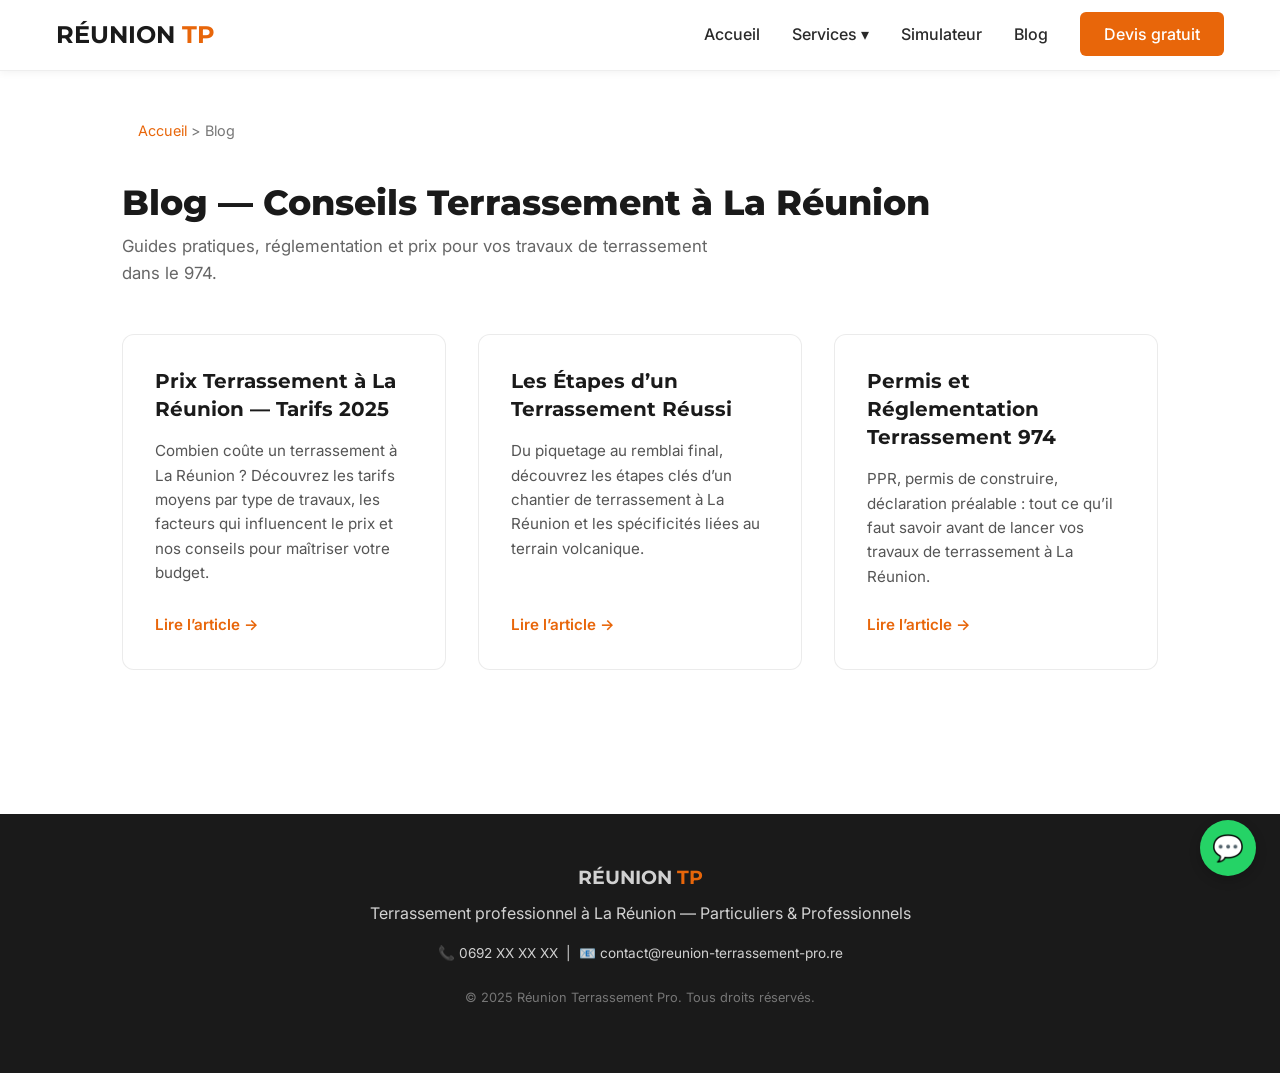
<file: blog/index.html>
<!DOCTYPE html>
<html lang="fr">
<head>
  <meta charset="UTF-8">
  <meta name="viewport" content="width=device-width, initial-scale=1.0">
  <title>Blog — Conseils Terrassement à La Réunion | Réunion TP</title>
  <meta name="description" content="Guides pratiques, réglementation et prix pour vos travaux de terrassement dans le 974.">
  <link rel="preconnect" href="https://fonts.googleapis.com">
  <link href="https://fonts.googleapis.com/css2?family=Inter:wght@400;500;600;700&family=Montserrat:wght@700;800;900&display=swap" rel="stylesheet">
  <link rel="stylesheet" href="../styles.css">
  <style>
    .article-cards { display: grid; grid-template-columns: repeat(auto-fit, minmax(300px, 1fr)); gap: 2rem; margin: 3rem 0; }
    .article-card { background: #fff; border: 1px solid rgba(0,0,0,0.08); border-radius: 12px; padding: 2rem; transition: all 0.3s ease; display: flex; flex-direction: column; }
    .article-card:hover { box-shadow: 0 8px 24px rgba(0,0,0,0.12); transform: translateY(-2px); }
    .article-card h3 { font-family: 'Montserrat', sans-serif; font-size: 1.25rem; font-weight: 700; color: #1A1A1A; margin-bottom: 1rem; line-height: 1.4; }
    .article-card p { color: #555; font-size: 0.95rem; line-height: 1.6; margin-bottom: 1.5rem; flex-grow: 1; }
    .article-card .read-link { color: #E8660A; font-weight: 600; font-size: 0.95rem; text-decoration: none; }
    .article-card .read-link:hover { color: #D05A08; }
    .breadcrumb { font-size: 0.9rem; color: #777; margin-bottom: 1.5rem; }
    .breadcrumb a { color: #E8660A; text-decoration: none; }
    .breadcrumb a:hover { text-decoration: underline; }
    .page-header h1 { font-family: 'Montserrat', sans-serif; font-size: 2.2rem; font-weight: 800; color: #1A1A1A; margin-bottom: 0.5rem; }
    .page-subtitle { color: #666; font-size: 1.05rem; line-height: 1.6; max-width: 600px; }
  </style>
</head>
<body>
  <nav>
    <div class="nav-container">
      <a href="../index.html" class="logo">RÉUNION <span>TP</span></a>
      <ul class="nav-links">
        <li><a href="../index.html">Accueil</a></li>
        <li class="dropdown">
          <a href="#">Services ▾</a>
          <div class="dropdown-content">
            <a href="../terrassement.html">Terrassement</a>
            <a href="../vrd-viabilisation.html">VRD & Viabilisation</a>
            <a href="../enrochement-moellonnage.html">Enrochement & Moellonnage</a>
            <a href="../piscine.html">Terrassement Piscine</a>
            <a href="../amenagement-exterieur.html">Aménagement Extérieur</a>
            <a href="../location-engins.html">Location Engins</a>
          </div>
        </li>
        <li><a href="../simulateur-prix.html">Simulateur</a></li>
        <li><a href="./">Blog</a></li>
        <li><a href="../devis.html" class="cta-button">Devis gratuit</a></li>
      </ul>
      <div class="hamburger" onclick="document.querySelector('.nav-links').classList.toggle('active')">
        <span></span><span></span><span></span>
      </div>
    </div>
  </nav>

  <main style="max-width: 1100px; margin: 0 auto; padding: 2rem;">
    <div class="breadcrumb">
      <a href="../index.html">Accueil</a> > Blog
    </div>
    <div class="page-header">
      <h1>Blog — Conseils Terrassement à La Réunion</h1>
      <p class="page-subtitle">Guides pratiques, réglementation et prix pour vos travaux de terrassement dans le 974.</p>
    </div>
    <div class="article-cards">
      <div class="article-card">
        <h3>Prix Terrassement à La Réunion — Tarifs 2025</h3>
        <p>Combien coûte un terrassement à La Réunion ? Découvrez les tarifs moyens par type de travaux, les facteurs qui influencent le prix et nos conseils pour maîtriser votre budget.</p>
        <a href="prix-terrassement-reunion.html" class="read-link">Lire l’article →</a>
      </div>
      <div class="article-card">
        <h3>Les Étapes d’un Terrassement Réussi</h3>
        <p>Du piquetage au remblai final, découvrez les étapes clés d’un chantier de terrassement à La Réunion et les spécificités liées au terrain volcanique.</p>
        <a href="etapes-terrassement-reunion.html" class="read-link">Lire l’article →</a>
      </div>
      <div class="article-card">
        <h3>Permis et Réglementation Terrassement 974</h3>
        <p>PPR, permis de construire, déclaration préalable : tout ce qu’il faut savoir avant de lancer vos travaux de terrassement à La Réunion.</p>
        <a href="permis-terrassement-reunion.html" class="read-link">Lire l’article →</a>
      </div>
    </div>
  </main>

  <footer style="background: #1A1A1A; color: rgba(255,255,255,0.7); padding: 3rem 1rem; text-align: center; margin-top: 4rem;">
    <div style="max-width: 800px; margin: 0 auto;">
      <p style="font-family: 'Montserrat', sans-serif; font-weight: 700; font-size: 1.2rem; color: #fff; margin-bottom: 0.5rem;">RÉUNION <span style="color: #E8660A;">TP</span></p>
      <p style="margin-bottom: 1rem;">Terrassement professionnel à La Réunion — Particuliers & Professionnels</p>
      <p style="font-size: 0.85rem;">📞 0692 XX XX XX  |  📧 contact@reunion-terrassement-pro.re</p>
      <p style="font-size: 0.8rem; margin-top: 1.5rem; opacity: 0.5;">© 2025 Réunion Terrassement Pro. Tous droits réservés.</p>
    </div>
  </footer>

  <a href="https://wa.me/262692XXXXXX" target="_blank" style="position:fixed;bottom:24px;right:24px;background:#25D366;color:#fff;width:56px;height:56px;border-radius:50%;display:flex;align-items:center;justify-content:center;font-size:1.6rem;box-shadow:0 4px 12px rgba(0,0,0,0.2);z-index:999;">💬</a>
</body>
</html>
</file>
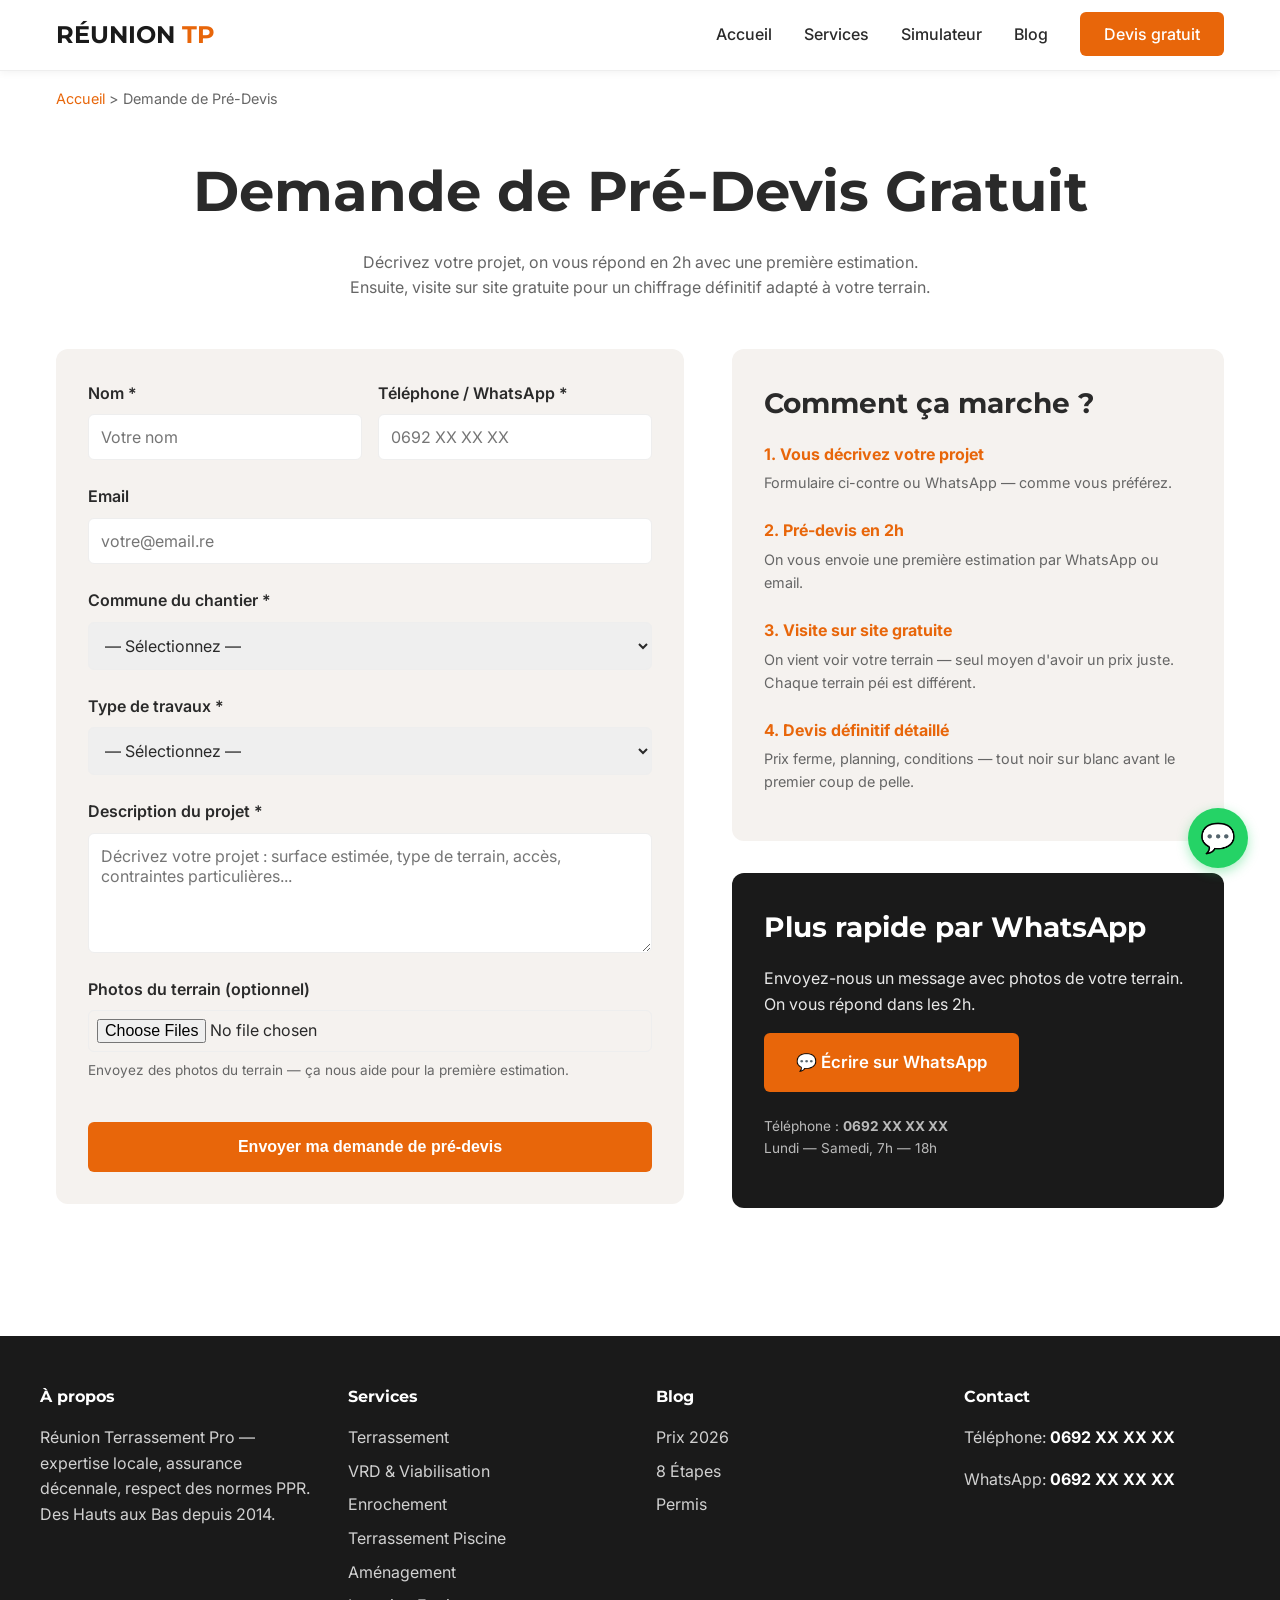
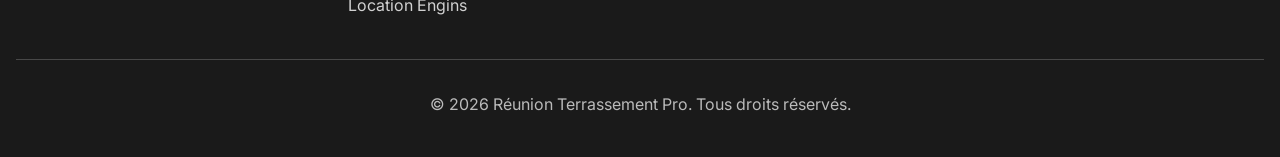
<file: devis.html>
<!DOCTYPE html>
<html lang="fr">
<head>
  <meta charset="UTF-8">
  <meta name="viewport" content="width=device-width, initial-scale=1.0">
  <title>Demande de Pré-Devis Gratuit — Terrassement La Réunion 974</title>
  <meta name="description" content="Demandez votre pré-devis terrassement gratuit à La Réunion. Réponse en 2h par WhatsApp. Visite sur site pour chiffrage définitif. Tous travaux TP 974.">
  <meta name="keywords" content="devis terrassement réunion, devis gratuit 974, devis VRD, devis piscine">
  <link rel="canonical" href="https://reunion-terrassement-pro.re/devis.html">
  <link href="https://fonts.googleapis.com/css2?family=Inter:wght@400;500;600;700&family=Montserrat:wght@600;700&display=swap" rel="stylesheet">
  <link rel="stylesheet" href="styles.css">
</head>
<body>
  <nav>
    <div class="nav-container">
      <a href="index.html" class="logo">RÉUNION <span>TP</span></a>
      <ul class="nav-links">
        <li><a href="index.html">Accueil</a></li>
        <li class="dropdown">
          <a href="#">Services</a>
          <div class="dropdown-content">
            <a href="terrassement.html">Terrassement</a>
            <a href="vrd-viabilisation.html">VRD & Viabilisation</a>
            <a href="enrochement-moellonnage.html">Enrochement & Moellonnage</a>
            <a href="piscine.html">Terrassement Piscine</a>
            <a href="amenagement-exterieur.html">Aménagement Extérieur</a>
            <a href="location-engins.html">Location Engins</a>
          </div>
        </li>
        <li><a href="simulateur-prix.html">Simulateur</a></li>
        <li><a href="blog/prix-terrassement-reunion.html">Blog</a></li>
        <li><a href="devis.html" class="cta-button">Devis gratuit</a></li>
      </ul>
      <div class="hamburger"><span></span><span></span><span></span></div>
    </div>
  </nav>

  <div class="breadcrumb">
    <a href="index.html">Accueil</a> > Demande de Pré-Devis
  </div>

  <div class="main-container">
    <div class="section-header">
      <h1>Demande de Pré-Devis Gratuit</h1>
      <p style="color: var(--text-light); max-width: 600px; margin: 0 auto;">Décrivez votre projet, on vous répond en 2h avec une première estimation. Ensuite, visite sur site gratuite pour un chiffrage définitif adapté à votre terrain.</p>
    </div>

    <div style="display: grid; grid-template-columns: 1fr 1fr; gap: 3rem; align-items: start; margin: 2rem 0;">
      <div class="form-container" style="margin: 0; max-width: none;">
        <form id="devis-form">
          <div class="form-row">
            <div class="form-group">
              <label for="nom">Nom *</label>
              <input type="text" id="nom" name="nom" required placeholder="Votre nom">
            </div>
            <div class="form-group">
              <label for="tel">Téléphone / WhatsApp *</label>
              <input type="tel" id="tel" name="tel" required placeholder="0692 XX XX XX">
            </div>
          </div>

          <div class="form-group">
            <label for="email">Email</label>
            <input type="email" id="email" name="email" placeholder="votre@email.re">
          </div>

          <div class="form-group">
            <label for="commune-devis">Commune du chantier *</label>
            <select id="commune-devis" name="commune" required>
              <option value="">— Sélectionnez —</option>
              <option value="Saint-Denis">Saint-Denis</option>
              <option value="Saint-Paul">Saint-Paul</option>
              <option value="Saint-Pierre">Saint-Pierre</option>
              <option value="Le Tampon">Le Tampon</option>
              <option value="Saint-André">Saint-André</option>
              <option value="Saint-Louis">Saint-Louis</option>
              <option value="La Possession">La Possession</option>
              <option value="Sainte-Marie">Sainte-Marie</option>
              <option value="Saint-Benoît">Saint-Benoît</option>
              <option value="Le Port">Le Port</option>
              <option value="Sainte-Suzanne">Sainte-Suzanne</option>
              <option value="Saint-Joseph">Saint-Joseph</option>
              <option value="Petite-�Nle">Petite-Île</option>
              <option value="Étang-Salé">Étang-Salé</option>
              <option value="Bras-Panon">Bras-Panon</option>
              <option value="Entre-Deux">Entre-Deux</option>
              <option value="Cilaos">Cilaos</option>
              <option value="Salazie">Salazie</option>
              <option value="Plaine des Palmistes">Plaine des Palmistes</option>
              <option value="Saint-Philippe">Saint-Philippe</option>
              <option value="Sainte-Rose">Sainte-Rose</option>
              <option value="Les Avirons">Les Avirons</option>
              <option value="Saint-Leu">Saint-Leu</option>
              <option value="Trois-Bassins">Trois-Bassins</option>
            </select>
          </div>

          <div class="form-group">
            <label for="service-devis">Type de travaux *</label>
            <select id="service-devis" name="service" required>
              <option value="">— Sélectionnez —</option>
              <option value="Terrassement">Terrassement (décaissement, nivellement, remblai)</option>
              <option value="VRD">VRD & Viabilisation</option>
              <option value="Enrochement">Enrochement / Moellonnage / Soutènement</option>
              <option value="Piscine">Terrassement Piscine</option>
              <option value="Aménagement">Aménagement Extérieur</option>
              <option value="Location">Location Engins avec Chauffeur</option>
              <option value="Autre">Autre</option>
            </select>
          </div>

          <div class="form-group">
            <label for="description">Description du projet *</label>
            <textarea id="description" name="description" required placeholder="Décrivez votre projet : surface estimée, type de terrain, accès, contraintes particulières..."></textarea>
          </div>

          <div class="form-group">
            <label for="photos">Photos du terrain (optionnel)</label>
            <input type="file" id="photos" name="photos" multiple accept="image/*" style="padding: 0.5rem;">
            <p style="font-size: 0.85rem; color: var(--text-light); margin-top: 0.5rem;">Envoyez des photos du terrain — ça nous aide pour la première estimation.</p>
          </div>

          <button type="submit" class="submit-btn">Envoyer ma demande de pré-devis</button>
        </form>
      </div>

      <div>
        <div style="background: var(--light-bg); padding: 2rem; border-radius: 12px; margin-bottom: 2rem;">
          <h3 style="margin-bottom: 1rem;">Comment ça marche ?</h3>
          <div style="margin-bottom: 1.5rem;">
            <p style="color: var(--primary-orange); font-weight: 700; margin-bottom: 0.25rem;">1. Vous décrivez votre projet</p>
            <p style="color: var(--text-light); font-size: 0.9rem;">Formulaire ci-contre ou WhatsApp — comme vous préférez.</p>
          </div>
          <div style="margin-bottom: 1.5rem;">
            <p style="color: var(--primary-orange); font-weight: 700; margin-bottom: 0.25rem;">2. Pré-devis en 2h</p>
            <p style="color: var(--text-light); font-size: 0.9rem;">On vous envoie une première estimation par WhatsApp ou email.</p>
          </div>
          <div style="margin-bottom: 1.5rem;">
            <p style="color: var(--primary-orange); font-weight: 700; margin-bottom: 0.25rem;">3. Visite sur site gratuite</p>
            <p style="color: var(--text-light); font-size: 0.9rem;">On vient voir votre terrain — seul moyen d'avoir un prix juste. Chaque terrain péi est différent.</p>
          </div>
          <div>
            <p style="color: var(--primary-orange); font-weight: 700; margin-bottom: 0.25rem;">4. Devis définitif détaillé</p>
            <p style="color: var(--text-light); font-size: 0.9rem;">Prix ferme, planning, conditions — tout noir sur blanc avant le premier coup de pelle.</p>
          </div>
        </div>

        <div style="background: var(--dark-black); color: #FFFFFF; padding: 2rem; border-radius: 12px;">
          <h3 style="color: #FFFFFF; margin-bottom: 1rem;">Plus rapide par WhatsApp</h3>
          <p style="color: rgba(255,255,255,0.9); margin-bottom: 1rem;">Envoyez-nous un message avec photos de votre terrain. On vous répond dans les 2h.</p>
          <a href="https://wa.me/269200000000?text=Bonjour%20RTP,%20je%20souhaite%20un%20pré-devis%20pour..." class="hero-cta" style="display: inline-block;">💬 Écrire sur WhatsApp</a>
          <p style="color: rgba(255,255,255,0.7); font-size: 0.85rem; margin-top: 1.5rem;">
            Téléphone : <strong>0692 XX XX XX</strong><br>
            Lundi — Samedi, 7h — 18h
          </p>
        </div>
      </div>
    </div>
  </div>

  <a href="https://wa.me/269200000000?text=Bonjour%20RTP,%20je%20souhaite%20un%20pré-devis..." class="whatsapp-btn">💬</a>

  <footer>
    <div class="footer-container">
      <div class="footer-section">
        <h4>À propos</h4>
        <p>Réunion Terrassement Pro — expertise locale, assurance décennale, respect des normes PPR. Des Hauts aux Bas depuis 2014.</p>
      </div>
      <div class="footer-section">
        <h4>Services</h4>
        <ul>
          <li><a href="terrassement.html">Terrassement</a></li>
          <li><a href="vrd-viabilisation.html">VRD & Viabilisation</a></li>
          <li><a href="enrochement-moellonnage.html">Enrochement</a></li>
          <li><a href="piscine.html">Terrassement Piscine</a></li>
          <li><a href="amenagement-exterieur.html">Aménagement</a></li>
          <li><a href="location-engins.html">Location Engins</a></li>
        </ul>
      </div>
      <div class="footer-section">
        <h4>Blog</h4>
        <ul>
          <li><a href="blog/prix-terrassement-reunion.html">Prix 2026</a></li>
          <li><a href="blog/etapes-terrassement-reunion.html">8 Étapes</a></li>
          <li><a href="blog/permis-terrassement-reunion.html">Permis</a></li>
        </ul>
      </div>
      <div class="footer-section">
        <h4>Contact</h4>
        <p>Téléphone: <strong>0692 XX XX XX</strong></p>
        <p>WhatsApp: <strong>0692 XX XX XX</strong></p>
      </div>
    </div>
    <div class="footer-bottom">
      <p>&copy; 2026 Réunion Terrassement Pro. Tous droits réservés.</p>
    </div>
  </footer>

  <script>
    document.querySelector('.hamburger').addEventListener('click', function() {
      document.querySelector('.nav-links').classList.toggle('active');
    });

    document.getElementById('devis-form').addEventListener('submit', function(e) {
      e.preventDefault();
      var nom = document.getElementById('nom').value;
      var tel = document.getElementById('tel').value;
      var commune = document.getElementById('commune-devis').value;
      var service = document.getElementById('service-devis').value;
      var description = document.getElementById('description').value;

      var message = 'Bonjour RTP, demande de pré-devis :\n\n';
      message += 'Nom : ' + nom + '\n';
      message += 'Tél : ' + tel + '\n';
      message += 'Commune : ' + commune + '\n';
      message += 'Travaux : ' + service + '\n';
      message += 'Description : ' + description;

      var encoded = encodeURIComponent(message);
      window.open('https://wa.me/269200000000?text=' + encoded, '_blank');
    });
  </script>

  <style>
    @media (max-width: 768px) {
      div[style*="grid-template-columns: 1fr 1fr"] {
        display: block !important;
      }
      div[style*="grid-template-columns: 1fr 1fr"] > div {
        margin-bottom: 2rem;
      }
    }
  </style>
</body>
</html>
</file>
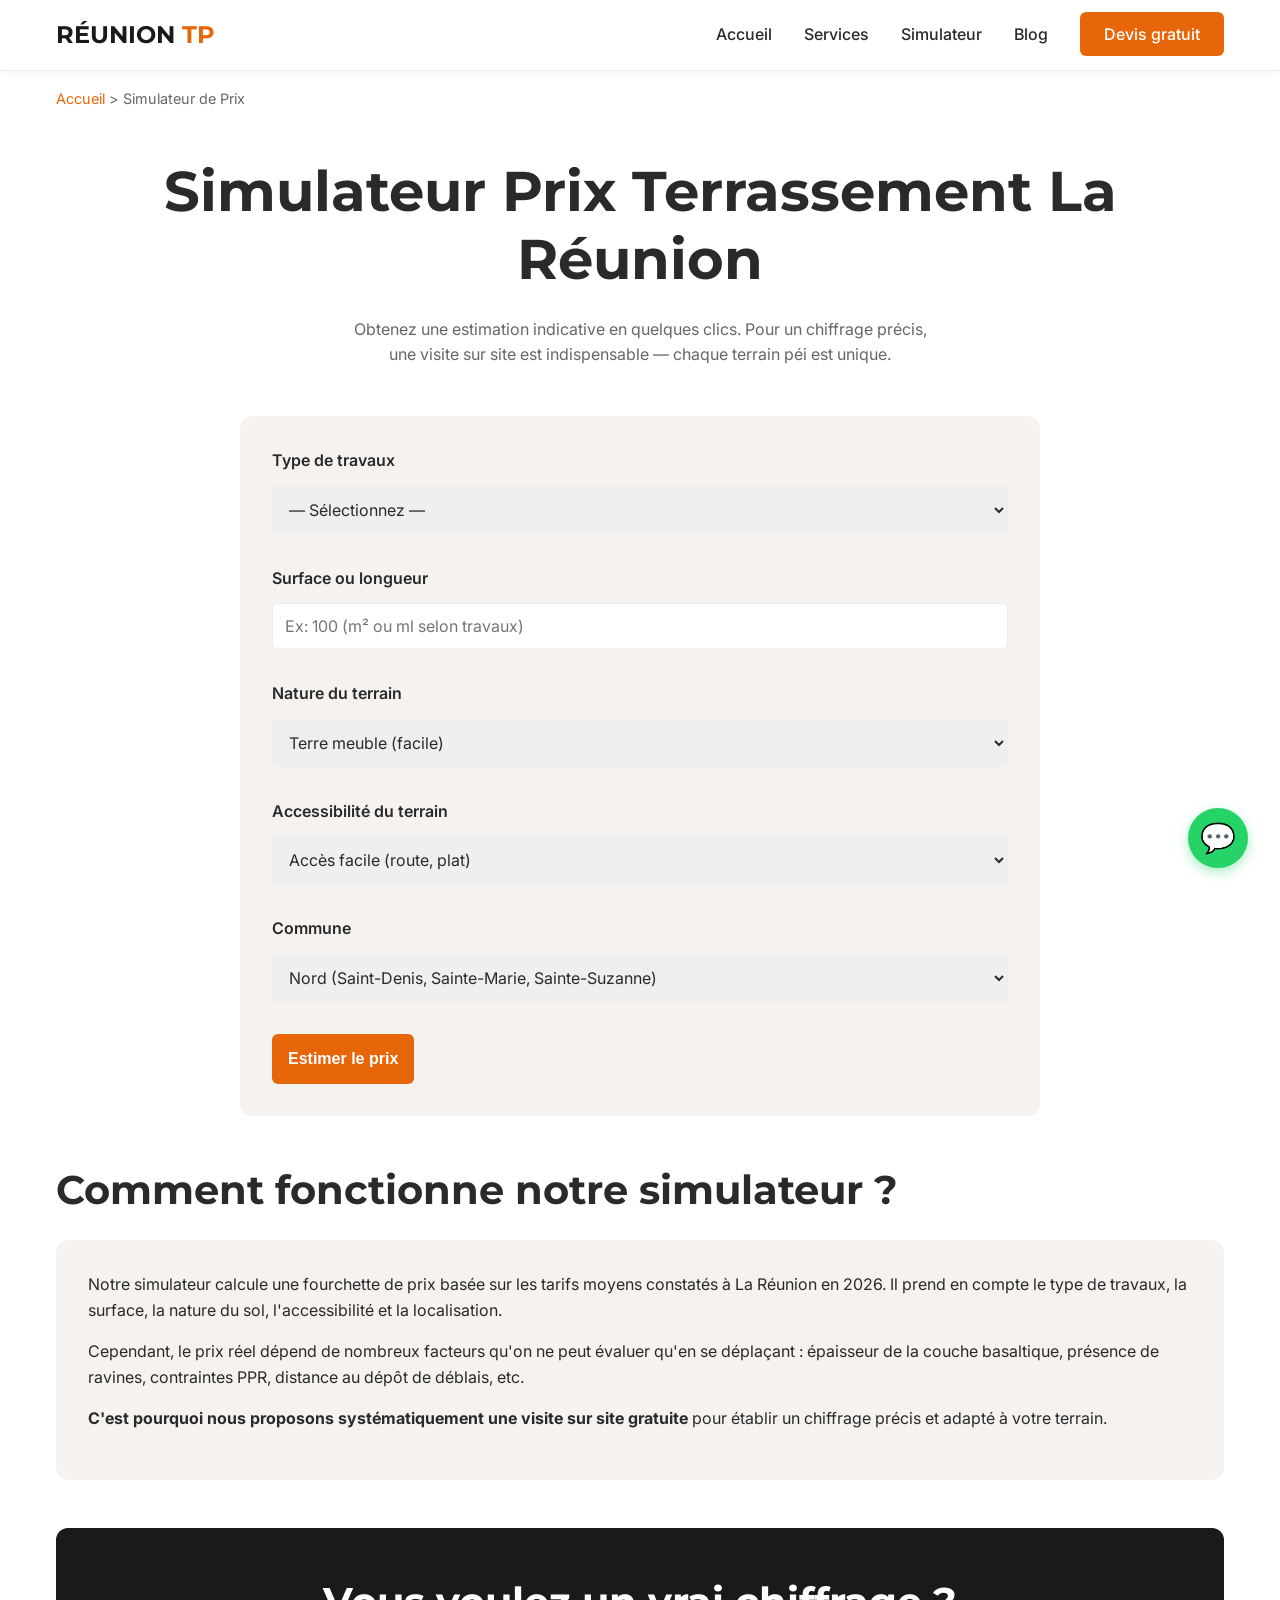
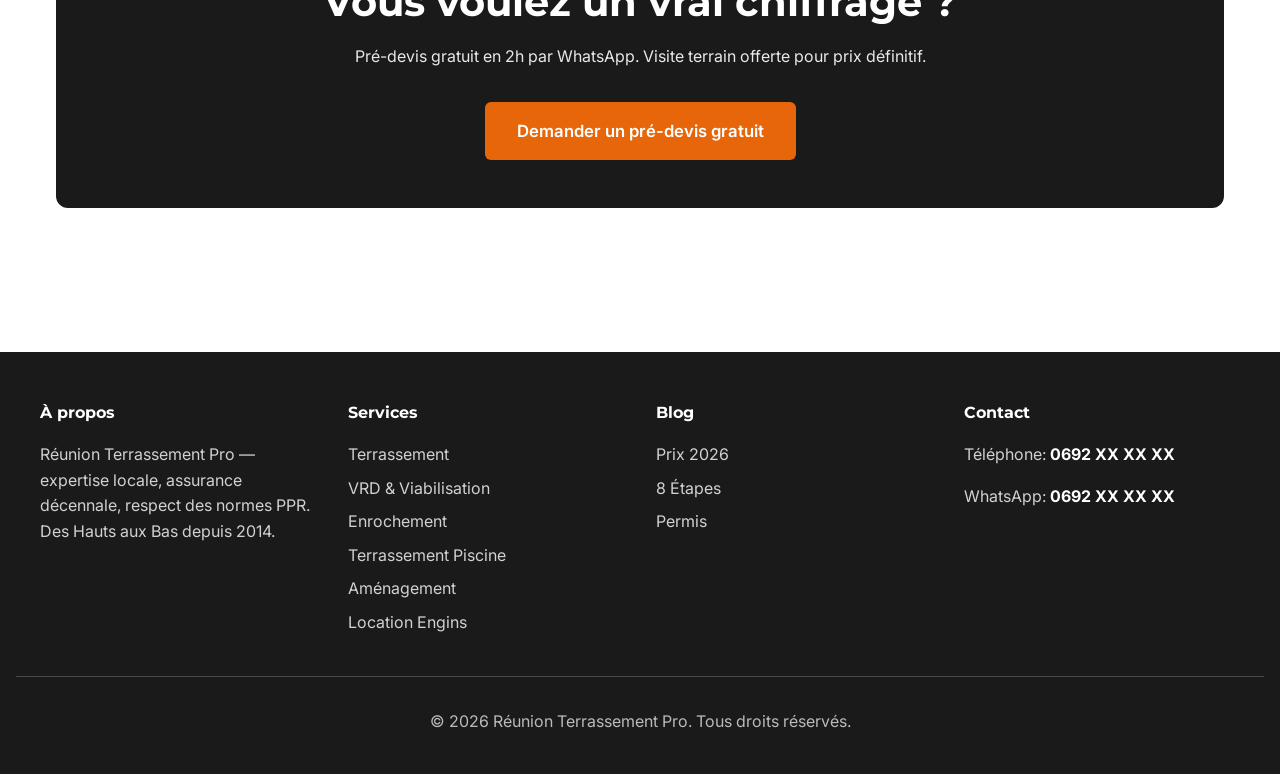
<file: simulateur-prix.html>
<!DOCTYPE html>
<html lang="fr">
<head>
  <meta charset="UTF-8">
  <meta name="viewport" content="width=device-width, initial-scale=1.0">
  <title>Simulateur Prix Terrassement La Réunion — Estimation Gratuite 974</title>
  <meta name="description" content="Estimez le prix de votre terrassement à La Réunion. Simulateur gratuit : terrassement, VRD, piscine, enrochement. Résultat instantané + pré-devis personnalisé.">
  <meta name="keywords" content="prix terrassement réunion, simulateur tarif, estimation terrassement 974, coût VRD">
  <link rel="canonical" href="https://reunion-terrassement-pro.re/simulateur-prix.html">
  <link href="https://fonts.googleapis.com/css2?family=Inter:wght@400;500;600;700&family=Montserrat:wght@600;700&display=swap" rel="stylesheet">
  <link rel="stylesheet" href="styles.css">
</head>
<body>
  <nav>
    <div class="nav-container">
      <a href="index.html" class="logo">RÉUNION <span>TP</span></a>
      <ul class="nav-links">
        <li><a href="index.html">Accueil</a></li>
        <li class="dropdown">
          <a href="#">Services</a>
          <div class="dropdown-content">
            <a href="terrassement.html">Terrassement</a>
            <a href="vrd-viabilisation.html">VRD & Viabilisation</a>
            <a href="enrochement-moellonnage.html">Enrochement & Moellonnage</a>
            <a href="piscine.html">Terrassement Piscine</a>
            <a href="amenagement-exterieur.html">Aménagement Extérieur</a>
            <a href="location-engins.html">Location Engins</a>
          </div>
        </li>
        <li><a href="simulateur-prix.html">Simulateur</a></li>
        <li><a href="blog/prix-terrassement-reunion.html">Blog</a></li>
        <li><a href="devis.html" class="cta-button">Devis gratuit</a></li>
      </ul>
      <div class="hamburger"><span></span><span></span><span></span></div>
    </div>
  </nav>

  <div class="breadcrumb">
    <a href="index.html">Accueil</a> > Simulateur de Prix
  </div>

  <div class="main-container">
    <div class="section-header">
      <h1>Simulateur Prix Terrassement La Réunion</h1>
      <p style="color: var(--text-light); max-width: 600px; margin: 0 auto;">Obtenez une estimation indicative en quelques clics. Pour un chiffrage précis, une visite sur site est indispensable — chaque terrain péi est unique.</p>
    </div>

    <div class="calculator-container">
      <div class="calculator-group">
        <label for="service-type">Type de travaux</label>
        <select id="service-type">
          <option value="">— Sélectionnez —</option>
          <option value="terrassement">Terrassement (décaissement, nivellement)</option>
          <option value="vrd">VRD & Viabilisation</option>
          <option value="enrochement">Enrochement / Mur de soutènement</option>
          <option value="piscine">Terrassement Piscine</option>
          <option value="amenagement">Aménagement extérieur (accès, plateforme)</option>
        </select>
      </div>

      <div class="calculator-group">
        <label for="surface">Surface ou longueur</label>
        <input type="number" id="surface" placeholder="Ex: 100 (m² ou ml selon travaux)" min="1">
      </div>

      <div class="calculator-group">
        <label for="terrain-type">Nature du terrain</label>
        <select id="terrain-type">
          <option value="meuble">Terre meuble (facile)</option>
          <option value="mixte">Mixte terre/roche</option>
          <option value="basalte">Basalte (brise-roche nécessaire)</option>
        </select>
      </div>

      <div class="calculator-group">
        <label for="acces">Accessibilité du terrain</label>
        <select id="acces">
          <option value="facile">Accès facile (route, plat)</option>
          <option value="moyen">Accès moyen (chemin, légère pente)</option>
          <option value="difficile">Accès difficile (Hauts, forte pente, chemin étroit)</option>
        </select>
      </div>

      <div class="calculator-group">
        <label for="commune">Commune</label>
        <select id="commune">
          <option value="nord">Nord (Saint-Denis, Sainte-Marie, Sainte-Suzanne)</option>
          <option value="ouest">Ouest (Saint-Paul, La Possession, Le Port)</option>
          <option value="sud">Sud (Saint-Pierre, Le Tampon, Saint-Louis)</option>
          <option value="est">Est (Saint-André, Saint-Benoît, Bras-Panon)</option>
          <option value="hauts">Les Hauts (Cilaos, Salazie, Plaine des Cafres)</option>
        </select>
      </div>

      <button class="submit-btn" onclick="calculerPrix()">Estimer le prix</button>

      <div class="calculator-result" id="result" style="display: none;">
        <h3>Estimation indicative</h3>
        <div class="price" id="price-range"></div>
        <p id="price-details"></p>
        <p style="color: var(--text-light); font-size: 0.85rem; margin-top: 1rem; border-top: 1px solid var(--border-light); padding-top: 1rem;">
          <strong>Attention :</strong> Cette estimation est purement indicative. À La Réunion, chaque terrain a ses particularités (basalte, pente, ravine, PPR). Seule une visite sur site permet un chiffrage définitif.
        </p>
        <a href="devis.html" class="hero-cta" style="margin-top: 1rem;">Demander un pré-devis personnalisé</a>
      </div>
    </div>

    <section style="margin: 3rem 0;">
      <h2 style="margin-bottom: 1.5rem;">Comment fonctionne notre simulateur ?</h2>
      <div style="background: var(--light-bg); padding: 2rem; border-radius: 12px; margin-bottom: 2rem;">
        <p>Notre simulateur calcule une fourchette de prix basée sur les tarifs moyens constatés à La Réunion en 2026. Il prend en compte le type de travaux, la surface, la nature du sol, l'accessibilité et la localisation.</p>
        <p>Cependant, le prix réel dépend de nombreux facteurs qu'on ne peut évaluer qu'en se déplaçant : épaisseur de la couche basaltique, présence de ravines, contraintes PPR, distance au dépôt de déblais, etc.</p>
        <p><strong>C'est pourquoi nous proposons systématiquement une visite sur site gratuite</strong> pour établir un chiffrage précis et adapté à votre terrain.</p>
      </div>
    </section>

    <section class="cta-band">
      <h2>Vous voulez un vrai chiffrage ?</h2>
      <p>Pré-devis gratuit en 2h par WhatsApp. Visite terrain offerte pour prix définitif.</p>
      <a href="devis.html" class="hero-cta">Demander un pré-devis gratuit</a>
    </section>
  </div>

  <a href="https://wa.me/269200000000?text=Bonjour%20RTP,%20j'ai%20utilisé%20le%20simulateur%20et%20je%20souhaite%20un%20pré-devis..." class="whatsapp-btn">💬</a>

  <footer>
    <div class="footer-container">
      <div class="footer-section">
        <h4>À propos</h4>
        <p>Réunion Terrassement Pro — expertise locale, assurance décennale, respect des normes PPR. Des Hauts aux Bas depuis 2014.</p>
      </div>
      <div class="footer-section">
        <h4>Services</h4>
        <ul>
          <li><a href="terrassement.html">Terrassement</a></li>
          <li><a href="vrd-viabilisation.html">VRD & Viabilisation</a></li>
          <li><a href="enrochement-moellonnage.html">Enrochement</a></li>
          <li><a href="piscine.html">Terrassement Piscine</a></li>
          <li><a href="amenagement-exterieur.html">Aménagement</a></li>
          <li><a href="location-engins.html">Location Engins</a></li>
        </ul>
      </div>
      <div class="footer-section">
        <h4>Blog</h4>
        <ul>
          <li><a href="blog/prix-terrassement-reunion.html">Prix 2026</a></li>
          <li><a href="blog/etapes-terrassement-reunion.html">8 Étapes</a></li>
          <li><a href="blog/permis-terrassement-reunion.html">Permis</a></li>
        </ul>
      </div>
      <div class="footer-section">
        <h4>Contact</h4>
        <p>Téléphone: <strong>0692 XX XX XX</strong></p>
        <p>WhatsApp: <strong>0692 XX XX XX</strong></p>
      </div>
    </div>
    <div class="footer-bottom">
      <p>&copy; 2026 Réunion Terrassement Pro. Tous droits réservés.</p>
    </div>
  </footer>

  <script>
    document.querySelector('.hamburger').addEventListener('click', function() {
      document.querySelector('.nav-links').classList.toggle('active');
    });

    function calculerPrix() {
      var service = document.getElementById('service-type').value;
      var surface = parseFloat(document.getElementById('surface').value);
      var terrain = document.getElementById('terrain-type').value;
      var acces = document.getElementById('acces').value;
      var commune = document.getElementById('commune').value;

      if (!service || !surface || surface <= 0) {
        alert('Merci de remplir tous les champs.');
        return;
      }

      // Base prices per m² or ml
      var bases = {
        terrassement: { min: 8, max: 25 },
        vrd: { min: 40, max: 100 },
        enrochement: { min: 150, max: 400 },
        piscine: { min: 50, max: 120 },
        amenagement: { min: 15, max: 45 }
      };

      var base = bases[service];
      var minPrice = base.min * surface;
      var maxPrice = base.max * surface;

      // Terrain multiplier
      var terrainMult = { meuble: 1, mixte: 1.3, basalte: 1.8 };
      minPrice *= terrainMult[terrain];
      maxPrice *= terrainMult[terrain];

      // Access multiplier
      var accesMult = { facile: 1, moyen: 1.15, difficile: 1.35 };
      minPrice *= accesMult[acces];
      maxPrice *= accesMult[acces];

      // Commune multiplier (Hauts more expensive)
      var communeMult = { nord: 1, ouest: 1, sud: 1.05, est: 1.05, hauts: 1.2 };
      minPrice *= communeMult[commune];
      maxPrice *= communeMult[commune];

      // Round to nearest 100
      minPrice = Math.round(minPrice / 100) * 100;
      maxPrice = Math.round(maxPrice / 100) * 100;

      // Ensure minimum
      if (minPrice < 500) minPrice = 500;
      if (maxPrice < minPrice + 500) maxPrice = minPrice + 500;

      var serviceNames = {
        terrassement: 'Terrassement',
        vrd: 'VRD & Viabilisation',
        enrochement: 'Enrochement / Soutènement',
        piscine: 'Terrassement Piscine',
        amenagement: 'Aménagement Extérieur'
      };

      var terrainNames = { meuble: 'terre meuble', mixte: 'mixte terre/roche', basalte: 'basalte (brise-roche)' };

      document.getElementById('price-range').textContent = minPrice.toLocaleString('fr-FR') + ' € — ' + maxPrice.toLocaleString('fr-FR') + ' €';
      document.getElementById('price-details').textContent = serviceNames[service] + ' · ' + surface + ' m² · ' + terrainNames[terrain];
      document.getElementById('result').style.display = 'block';
      document.getElementById('result').scrollIntoView({ behavior: 'smooth', block: 'center' });
    }
  </script>
</body>
</html>
</file>
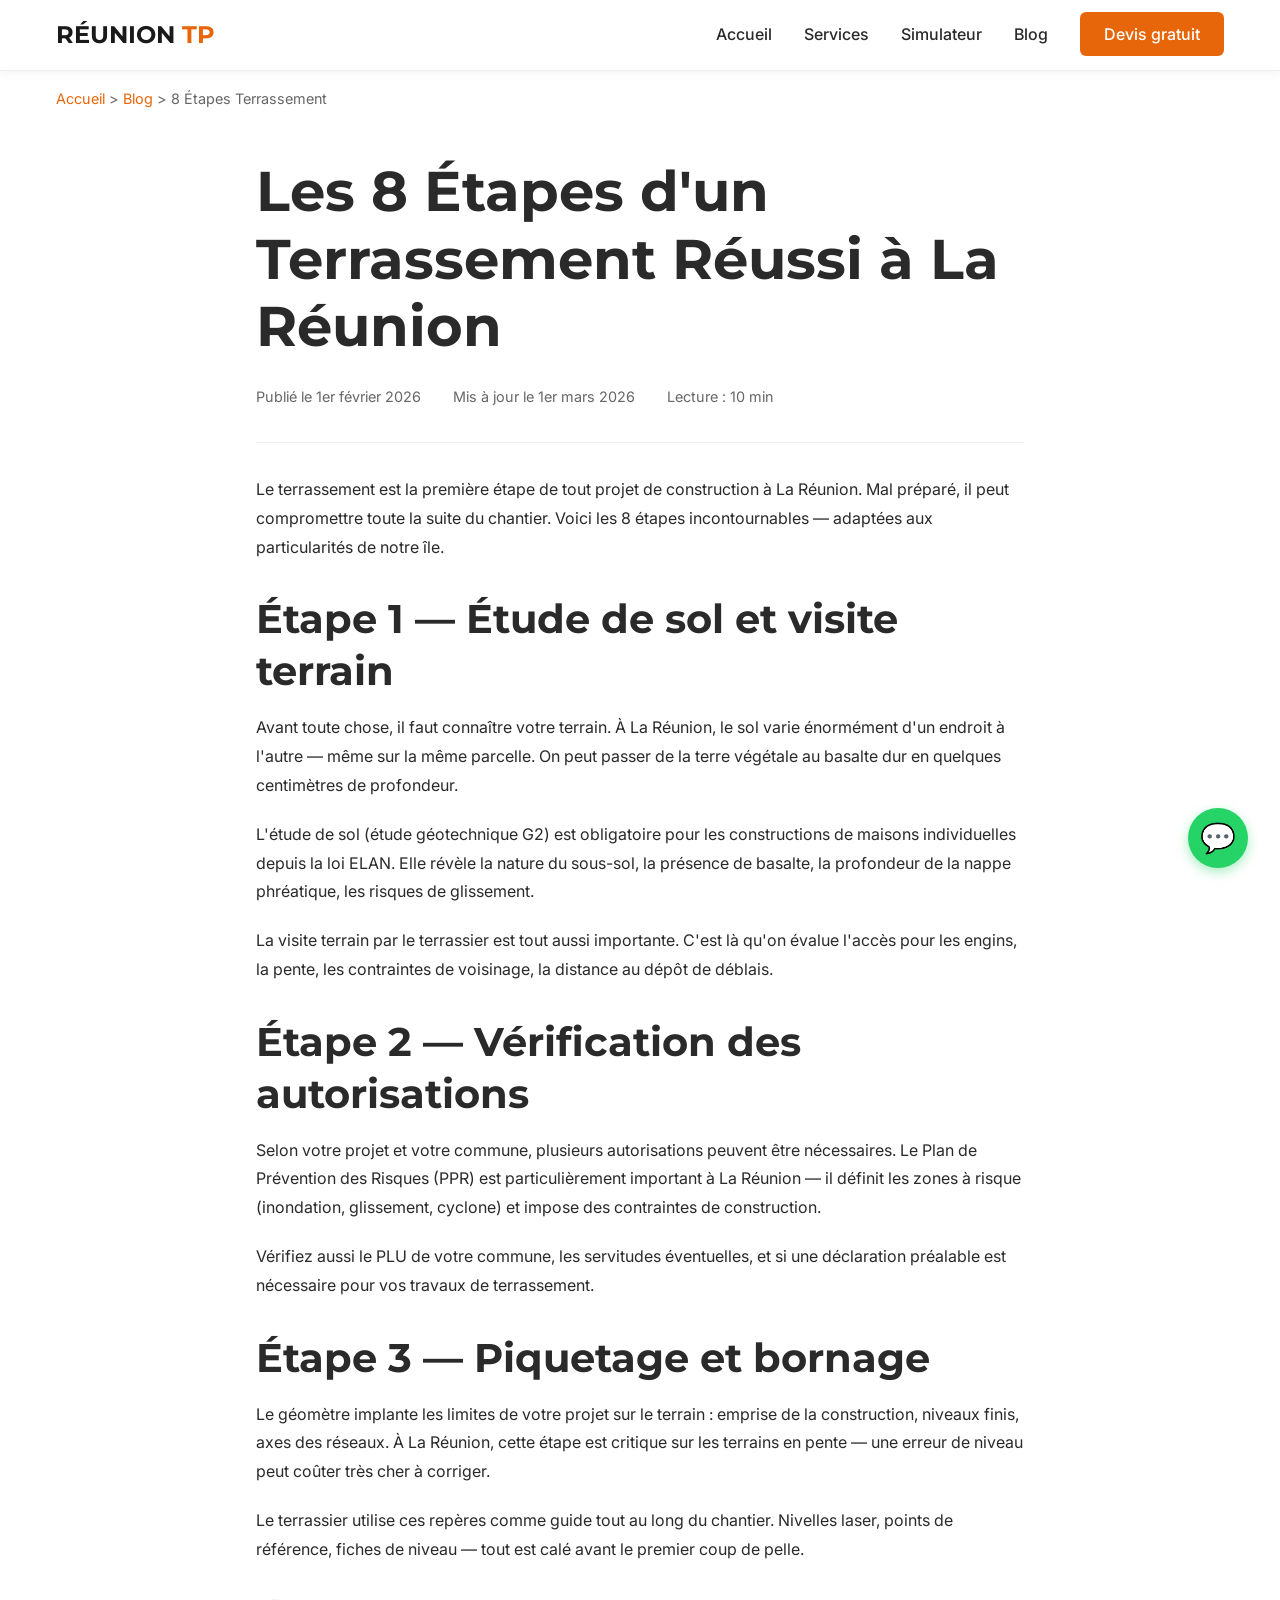
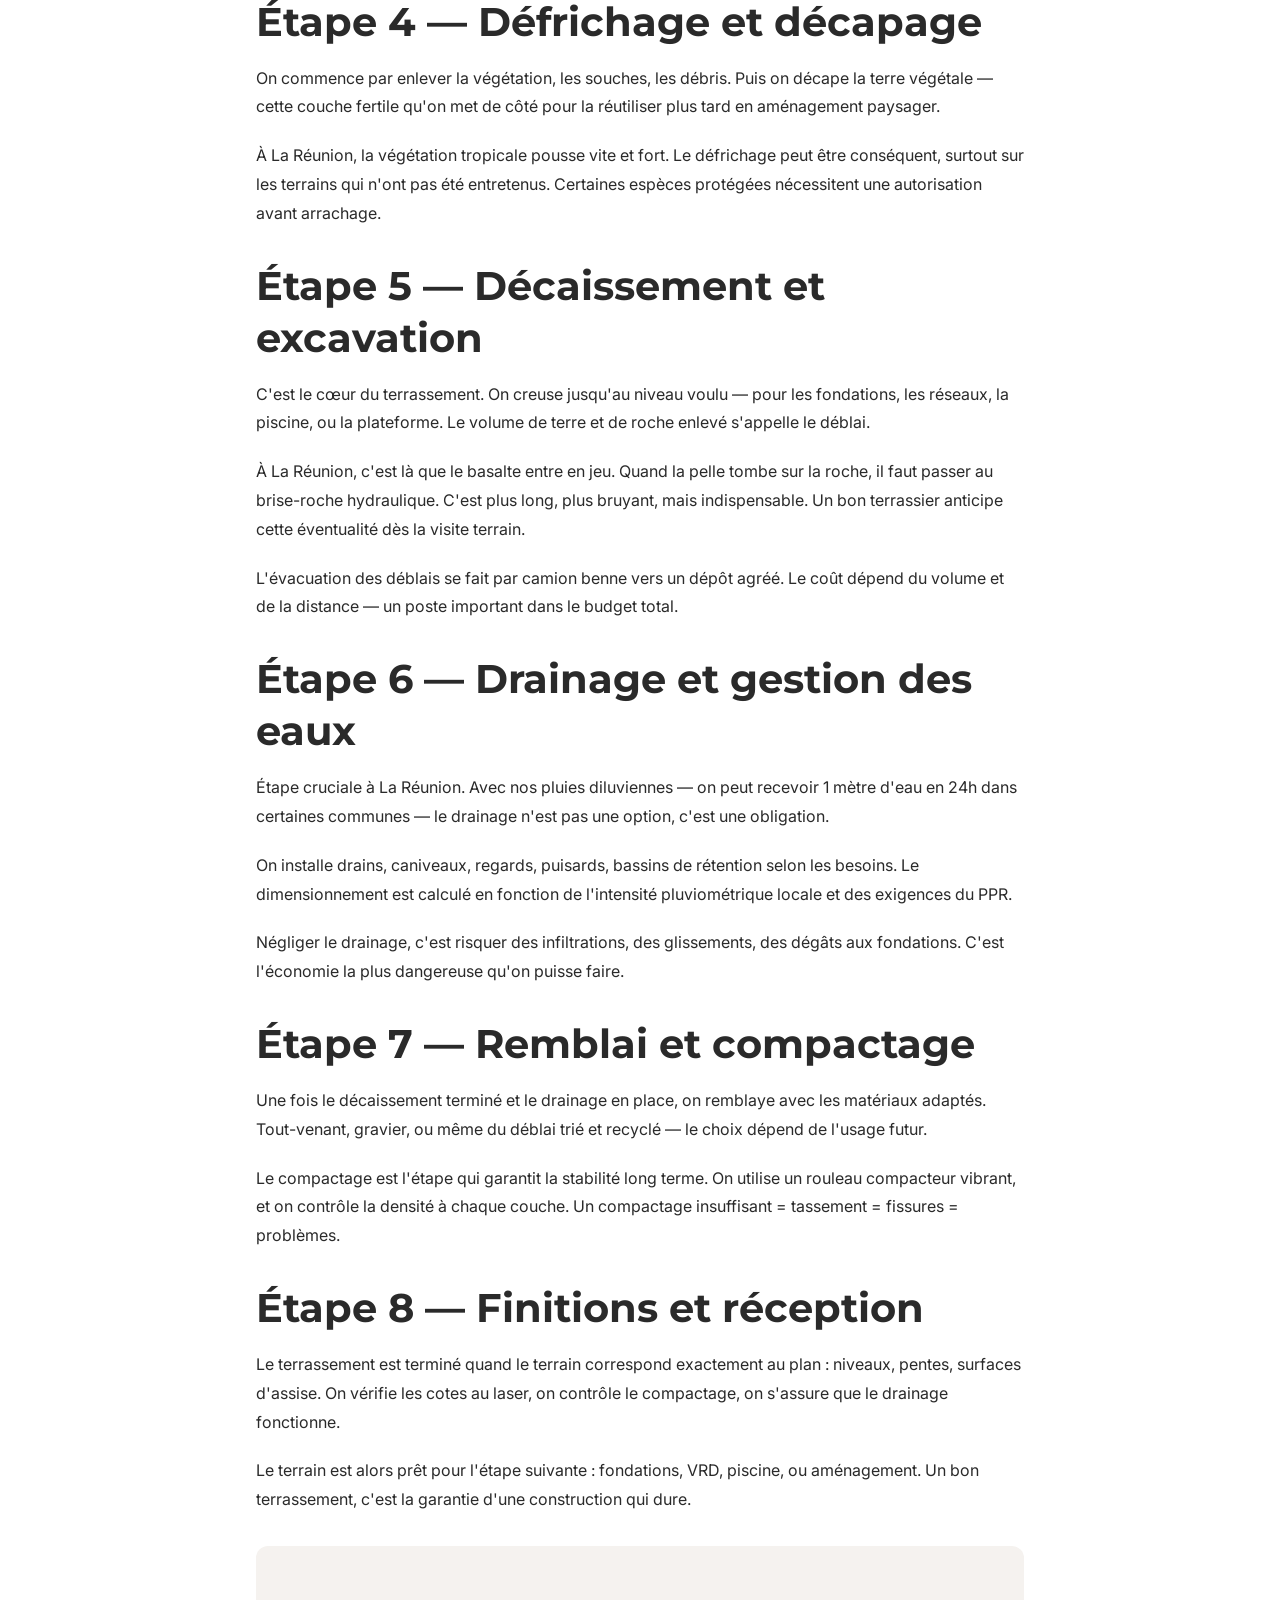
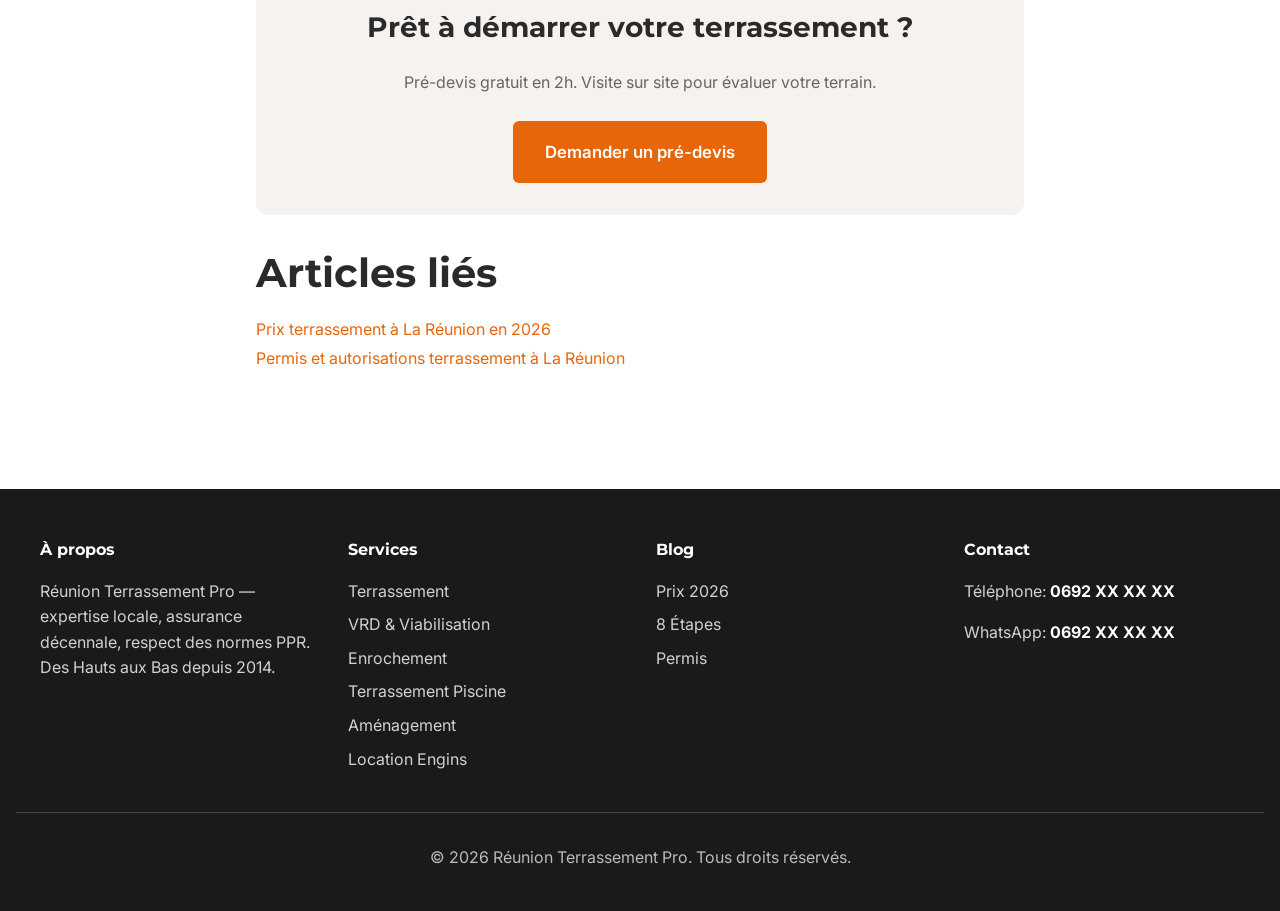
<file: blog/etapes-terrassement-reunion.html>
<!DOCTYPE html>
<html lang="fr">
<head>
  <meta charset="UTF-8">
  <meta name="viewport" content="width=device-width, initial-scale=1.0">
  <title>Les 8 Étapes d'un Terrassement Réussi à La Réunion — Guide 974</title>
  <meta name="description" content="Les 8 étapes essentielles d'un terrassement à La Réunion. De l'étude de sol au compactage final. Guide pratique adapté aux spécificités terrain 974.">
  <meta name="keywords" content="étapes terrassement réunion, comment terrasser, terrassement terrain 974, guide terrassement">
  <link rel="canonical" href="https://reunion-terrassement-pro.re/blog/etapes-terrassement-reunion.html">
  <link href="https://fonts.googleapis.com/css2?family=Inter:wght@400;500;600;700&family=Montserrat:wght@600;700&display=swap" rel="stylesheet">
  <link rel="stylesheet" href="../styles.css">

  <script type="application/ld+json">
  {
    "@context": "https://schema.org",
    "@type": "Article",
    "headline": "Les 8 Étapes d'un Terrassement Réussi à La Réunion",
    "datePublished": "2026-02-01",
    "dateModified": "2026-03-01",
    "author": { "@type": "Organization", "name": "Réunion Terrassement Pro" },
    "publisher": { "@type": "Organization", "name": "Réunion Terrassement Pro" }
  }
  </script>
</head>
<body>
  <nav>
    <div class="nav-container">
      <a href="../index.html" class="logo">RÉUNION <span>TP</span></a>
      <ul class="nav-links">
        <li><a href="../index.html">Accueil</a></li>
        <li class="dropdown">
          <a href="#">Services</a>
          <div class="dropdown-content">
            <a href="../terrassement.html">Terrassement</a>
            <a href="../vrd-viabilisation.html">VRD & Viabilisation</a>
            <a href="../enrochement-moellonnage.html">Enrochement & Moellonnage</a>
            <a href="../piscine.html">Terrassement Piscine</a>
            <a href="../amenagement-exterieur.html">Aménagement Extérieur</a>
            <a href="../location-engins.html">Location Engins</a>
          </div>
        </li>
        <li><a href="../simulateur-prix.html">Simulateur</a></li>
        <li><a href="prix-terrassement-reunion.html">Blog</a></li>
        <li><a href="../devis.html" class="cta-button">Devis gratuit</a></li>
      </ul>
      <div class="hamburger"><span></span><span></span><span></span></div>
    </div>
  </nav>

  <div class="breadcrumb">
    <a href="../index.html">Accueil</a> > <a href="prix-terrassement-reunion.html">Blog</a> > 8 Étapes Terrassement
  </div>

  <article class="article-content">
    <h1>Les 8 Étapes d'un Terrassement Réussi à La Réunion</h1>

    <div class="article-meta">
      <span>Publié le 1er février 2026</span>
      <span>Mis à jour le 1er mars 2026</span>
      <span>Lecture : 10 min</span>
    </div>

    <p>Le terrassement est la première étape de tout projet de construction à La Réunion. Mal préparé, il peut compromettre toute la suite du chantier. Voici les 8 étapes incontournables — adaptées aux particularités de notre île.</p>

    <h2>Étape 1 — Étude de sol et visite terrain</h2>

    <p>Avant toute chose, il faut connaître votre terrain. À La Réunion, le sol varie énormément d'un endroit à l'autre — même sur la même parcelle. On peut passer de la terre végétale au basalte dur en quelques centimètres de profondeur.</p>

    <p>L'étude de sol (étude géotechnique G2) est obligatoire pour les constructions de maisons individuelles depuis la loi ELAN. Elle révèle la nature du sous-sol, la présence de basalte, la profondeur de la nappe phréatique, les risques de glissement.</p>

    <p>La visite terrain par le terrassier est tout aussi importante. C'est là qu'on évalue l'accès pour les engins, la pente, les contraintes de voisinage, la distance au dépôt de déblais.</p>

    <h2>Étape 2 — Vérification des autorisations</h2>

    <p>Selon votre projet et votre commune, plusieurs autorisations peuvent être nécessaires. Le Plan de Prévention des Risques (PPR) est particulièrement important à La Réunion — il définit les zones à risque (inondation, glissement, cyclone) et impose des contraintes de construction.</p>

    <p>Vérifiez aussi le PLU de votre commune, les servitudes éventuelles, et si une déclaration préalable est nécessaire pour vos travaux de terrassement.</p>

    <h2>Étape 3 — Piquetage et bornage</h2>

    <p>Le géomètre implante les limites de votre projet sur le terrain : emprise de la construction, niveaux finis, axes des réseaux. À La Réunion, cette étape est critique sur les terrains en pente — une erreur de niveau peut coûter très cher à corriger.</p>

    <p>Le terrassier utilise ces repères comme guide tout au long du chantier. Nivelles laser, points de référence, fiches de niveau — tout est calé avant le premier coup de pelle.</p>

    <h2>Étape 4 — Défrichage et décapage</h2>

    <p>On commence par enlever la végétation, les souches, les débris. Puis on décape la terre végétale — cette couche fertile qu'on met de côté pour la réutiliser plus tard en aménagement paysager.</p>

    <p>À La Réunion, la végétation tropicale pousse vite et fort. Le défrichage peut être conséquent, surtout sur les terrains qui n'ont pas été entretenus. Certaines espèces protégées nécessitent une autorisation avant arrachage.</p>

    <h2>Étape 5 — Décaissement et excavation</h2>

    <p>C'est le cœur du terrassement. On creuse jusqu'au niveau voulu — pour les fondations, les réseaux, la piscine, ou la plateforme. Le volume de terre et de roche enlevé s'appelle le déblai.</p>

    <p>À La Réunion, c'est là que le basalte entre en jeu. Quand la pelle tombe sur la roche, il faut passer au brise-roche hydraulique. C'est plus long, plus bruyant, mais indispensable. Un bon terrassier anticipe cette éventualité dès la visite terrain.</p>

    <p>L'évacuation des déblais se fait par camion benne vers un dépôt agréé. Le coût dépend du volume et de la distance — un poste important dans le budget total.</p>

    <h2>Étape 6 — Drainage et gestion des eaux</h2>

    <p>Étape cruciale à La Réunion. Avec nos pluies diluviennes — on peut recevoir 1 mètre d'eau en 24h dans certaines communes — le drainage n'est pas une option, c'est une obligation.</p>

    <p>On installe drains, caniveaux, regards, puisards, bassins de rétention selon les besoins. Le dimensionnement est calculé en fonction de l'intensité pluviométrique locale et des exigences du PPR.</p>

    <p>Négliger le drainage, c'est risquer des infiltrations, des glissements, des dégâts aux fondations. C'est l'économie la plus dangereuse qu'on puisse faire.</p>

    <h2>Étape 7 — Remblai et compactage</h2>

    <p>Une fois le décaissement terminé et le drainage en place, on remblaye avec les matériaux adaptés. Tout-venant, gravier, ou même du déblai trié et recyclé — le choix dépend de l'usage futur.</p>

    <p>Le compactage est l'étape qui garantit la stabilité long terme. On utilise un rouleau compacteur vibrant, et on contrôle la densité à chaque couche. Un compactage insuffisant = tassement = fissures = problèmes.</p>

    <h2>Étape 8 — Finitions et réception</h2>

    <p>Le terrassement est terminé quand le terrain correspond exactement au plan : niveaux, pentes, surfaces d'assise. On vérifie les cotes au laser, on contrôle le compactage, on s'assure que le drainage fonctionne.</p>

    <p>Le terrain est alors prêt pour l'étape suivante : fondations, VRD, piscine, ou aménagement. Un bon terrassement, c'est la garantie d'une construction qui dure.</p>

    <div style="background: var(--light-bg); padding: 2rem; border-radius: 12px; margin: 2rem 0; text-align: center;">
      <h3 style="margin-bottom: 1rem;">Prêt à démarrer votre terrassement ?</h3>
      <p style="color: var(--text-light); margin-bottom: 1.5rem;">Pré-devis gratuit en 2h. Visite sur site pour évaluer votre terrain.</p>
      <a href="../devis.html" class="hero-cta">Demander un pré-devis</a>
    </div>

    <h2>Articles liés</h2>
    <p>
      <a href="prix-terrassement-reunion.html">Prix terrassement à La Réunion en 2026</a><br>
      <a href="permis-terrassement-reunion.html">Permis et autorisations terrassement à La Réunion</a>
    </p>
  </article>

  <a href="https://wa.me/269200000000?text=Bonjour%20RTP,%20j'ai%20lu%20votre%20article..." class="whatsapp-btn">💬</a>

  <footer>
    <div class="footer-container">
      <div class="footer-section">
        <h4>À propos</h4>
        <p>Réunion Terrassement Pro — expertise locale, assurance décennale, respect des normes PPR. Des Hauts aux Bas depuis 2014.</p>
      </div>
      <div class="footer-section">
        <h4>Services</h4>
        <ul>
          <li><a href="../terrassement.html">Terrassement</a></li>
          <li><a href="../vrd-viabilisation.html">VRD & Viabilisation</a></li>
          <li><a href="../enrochement-moellonnage.html">Enrochement</a></li>
          <li><a href="../piscine.html">Terrassement Piscine</a></li>
          <li><a href="../amenagement-exterieur.html">Aménagement</a></li>
          <li><a href="../location-engins.html">Location Engins</a></li>
        </ul>
      </div>
      <div class="footer-section">
        <h4>Blog</h4>
        <ul>
          <li><a href="prix-terrassement-reunion.html">Prix 2026</a></li>
          <li><a href="etapes-terrassement-reunion.html">8 Étapes</a></li>
          <li><a href="permis-terrassement-reunion.html">Permis</a></li>
        </ul>
      </div>
      <div class="footer-section">
        <h4>Contact</h4>
        <p>Téléphone: <strong>0692 XX XX XX</strong></p>
        <p>WhatsApp: <strong>0692 XX XX XX</strong></p>
      </div>
    </div>
    <div class="footer-bottom">
      <p>&copy; 2026 Réunion Terrassement Pro. Tous droits réservés.</p>
    </div>
  </footer>

  <script>
    document.querySelector('.hamburger').addEventListener('click', function() {
      document.querySelector('.nav-links').classList.toggle('active');
    });
  </script>
</body>
</html>
</file>
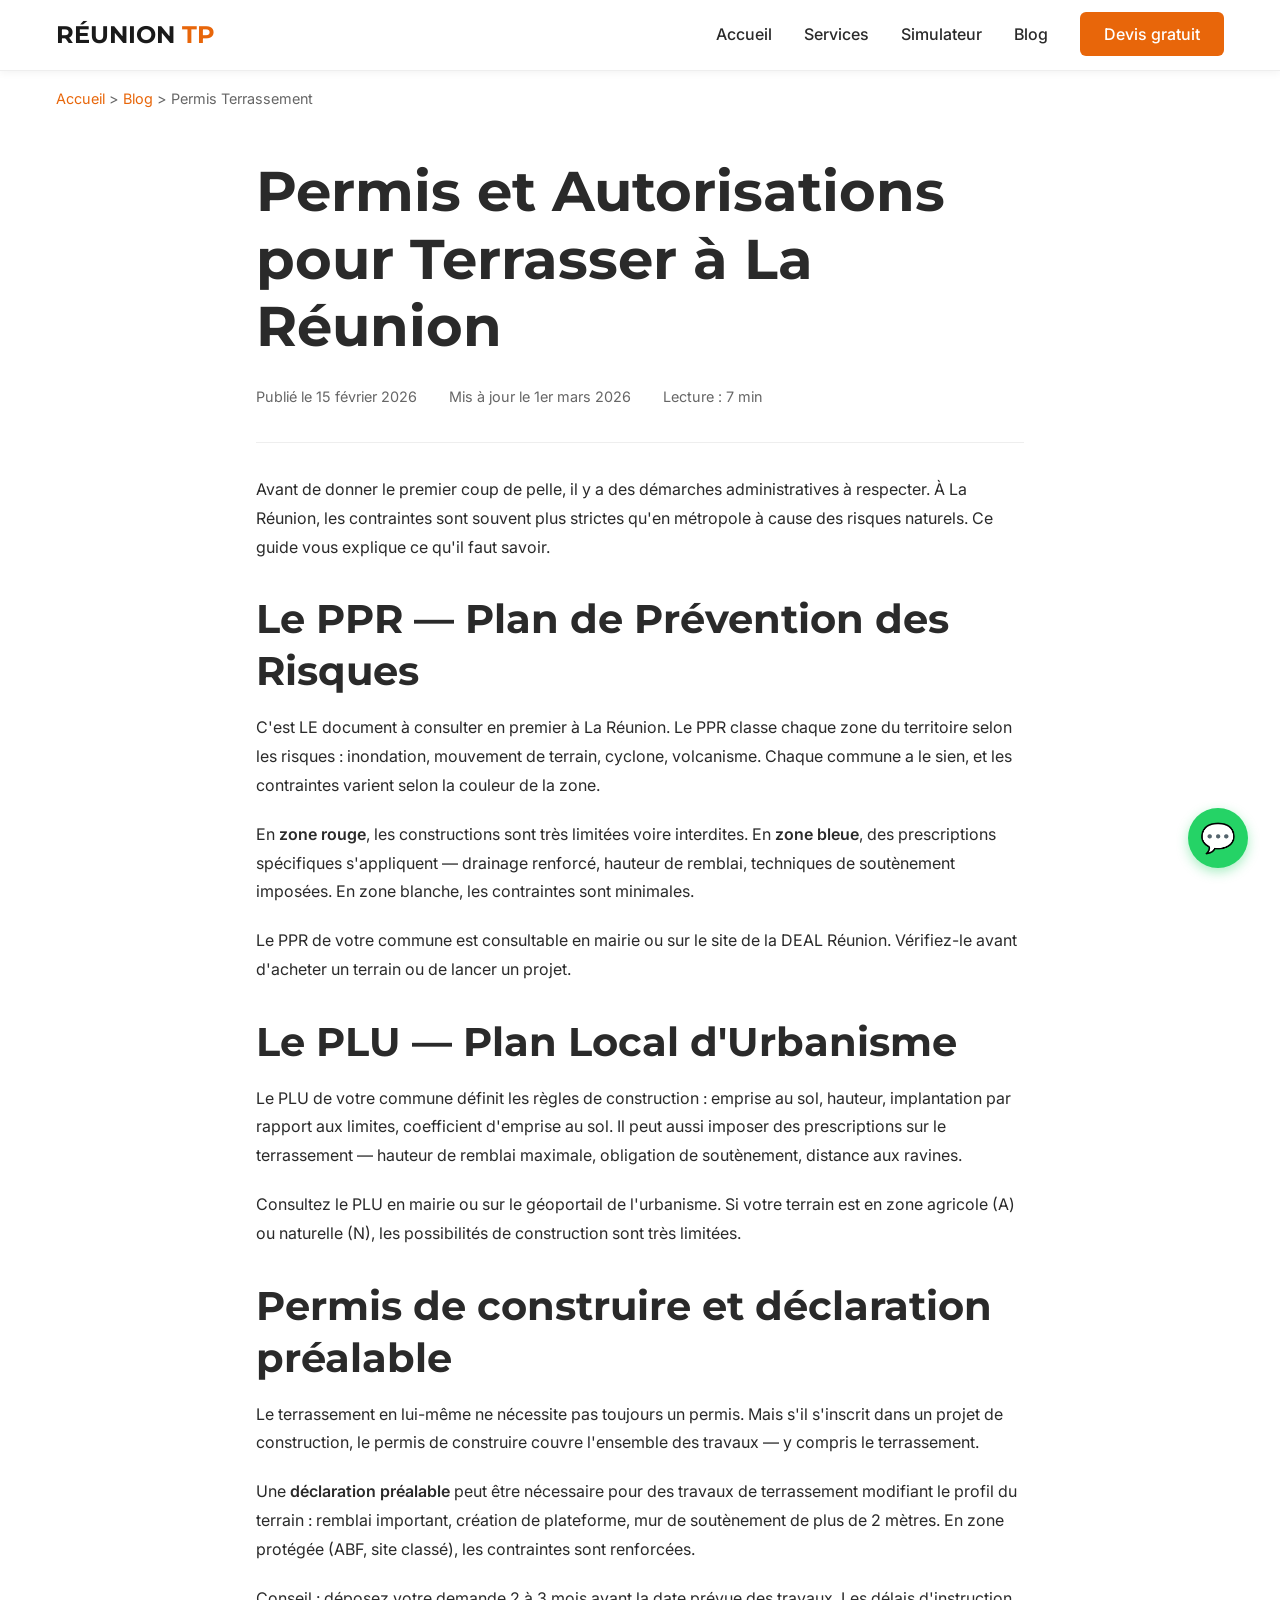
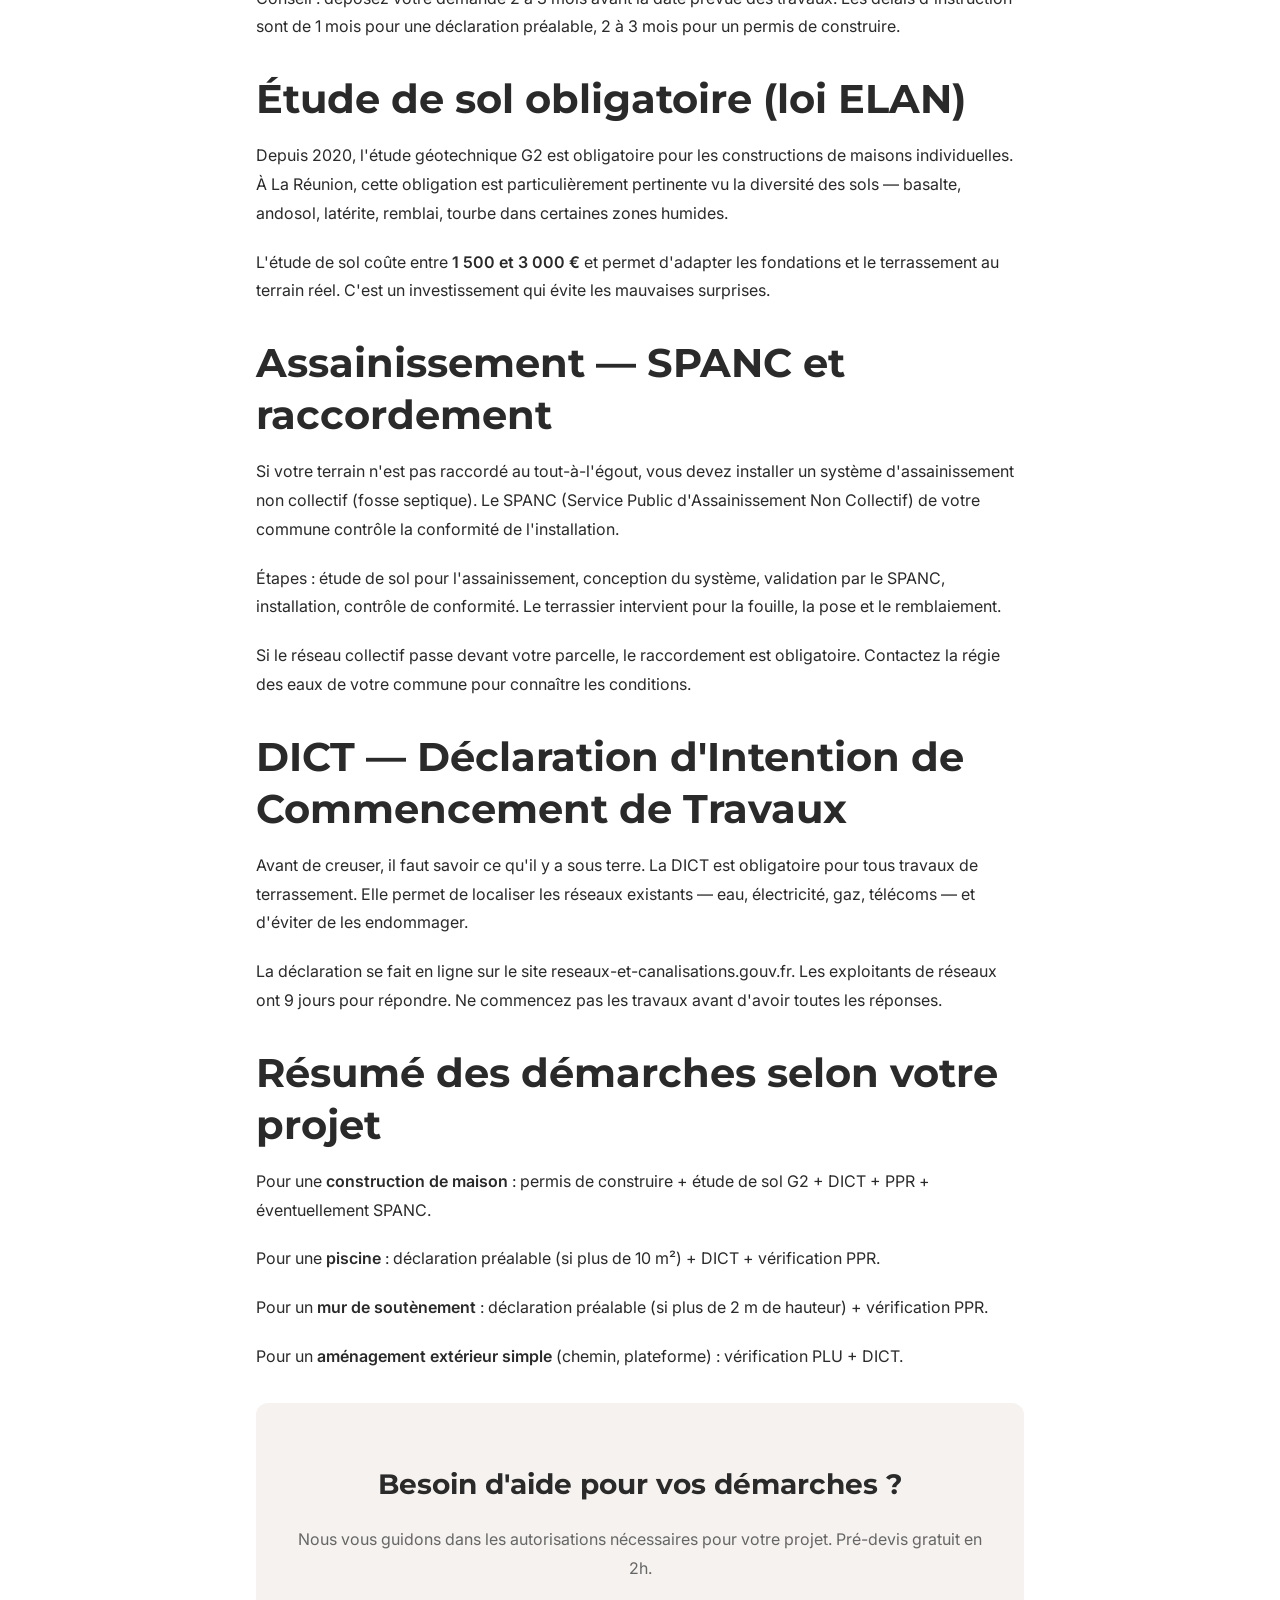
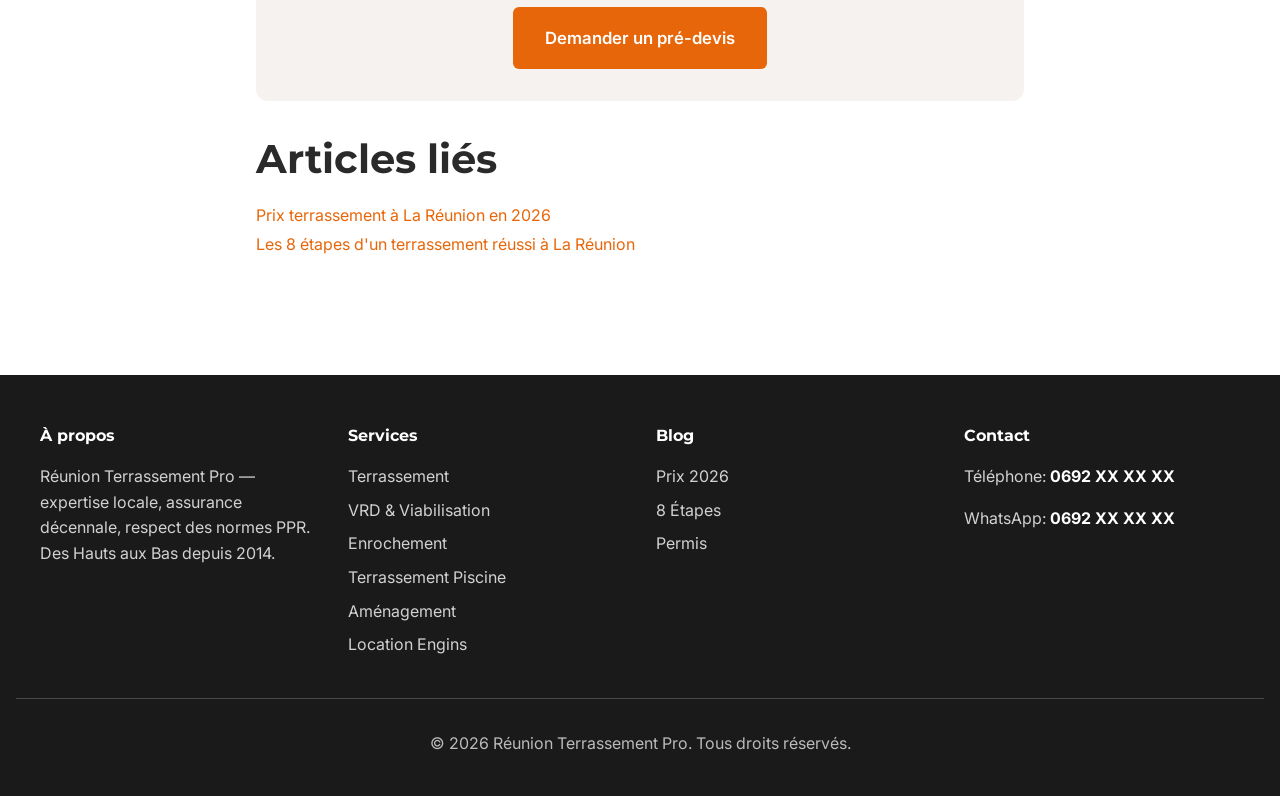
<file: blog/permis-terrassement-reunion.html>
<!DOCTYPE html>
<html lang="fr">
<head>
  <meta charset="UTF-8">
  <meta name="viewport" content="width=device-width, initial-scale=1.0">
  <title>Permis et Autorisations Terrassement à La Réunion — Guide PPR 974</title>
  <meta name="description" content="Quels permis et autorisations pour terrasser à La Réunion ? PPR, PLU, déclaration préalable, SPANC. Guide complet des démarches administratives 974.">
  <meta name="keywords" content="permis terrassement réunion, autorisation travaux 974, PPR réunion, PLU, déclaration préalable">
  <link rel="canonical" href="https://reunion-terrassement-pro.re/blog/permis-terrassement-reunion.html">
  <link href="https://fonts.googleapis.com/css2?family=Inter:wght@400;500;600;700&family=Montserrat:wght@600;700&display=swap" rel="stylesheet">
  <link rel="stylesheet" href="../styles.css">

  <script type="application/ld+json">
  {
    "@context": "https://schema.org",
    "@type": "Article",
    "headline": "Permis et Autorisations Terrassement à La Réunion",
    "datePublished": "2026-02-15",
    "dateModified": "2026-03-01",
    "author": { "@type": "Organization", "name": "Réunion Terrassement Pro" },
    "publisher": { "@type": "Organization", "name": "Réunion Terrassement Pro" }
  }
  </script>
</head>
<body>
  <nav>
    <div class="nav-container">
      <a href="../index.html" class="logo">RÉUNION <span>TP</span></a>
      <ul class="nav-links">
        <li><a href="../index.html">Accueil</a></li>
        <li class="dropdown">
          <a href="#">Services</a>
          <div class="dropdown-content">
            <a href="../terrassement.html">Terrassement</a>
            <a href="../vrd-viabilisation.html">VRD & Viabilisation</a>
            <a href="../enrochement-moellonnage.html">Enrochement & Moellonnage</a>
            <a href="../piscine.html">Terrassement Piscine</a>
            <a href="../amenagement-exterieur.html">Aménagement Extérieur</a>
            <a href="../location-engins.html">Location Engins</a>
          </div>
        </li>
        <li><a href="../simulateur-prix.html">Simulateur</a></li>
        <li><a href="prix-terrassement-reunion.html">Blog</a></li>
        <li><a href="../devis.html" class="cta-button">Devis gratuit</a></li>
      </ul>
      <div class="hamburger"><span></span><span></span><span></span></div>
    </div>
  </nav>

  <div class="breadcrumb">
    <a href="../index.html">Accueil</a> > <a href="prix-terrassement-reunion.html">Blog</a> > Permis Terrassement
  </div>

  <article class="article-content">
    <h1>Permis et Autorisations pour Terrasser à La Réunion</h1>

    <div class="article-meta">
      <span>Publié le 15 février 2026</span>
      <span>Mis à jour le 1er mars 2026</span>
      <span>Lecture : 7 min</span>
    </div>

    <p>Avant de donner le premier coup de pelle, il y a des démarches administratives à respecter. À La Réunion, les contraintes sont souvent plus strictes qu'en métropole à cause des risques naturels. Ce guide vous explique ce qu'il faut savoir.</p>

    <h2>Le PPR — Plan de Prévention des Risques</h2>

    <p>C'est LE document à consulter en premier à La Réunion. Le PPR classe chaque zone du territoire selon les risques : inondation, mouvement de terrain, cyclone, volcanisme. Chaque commune a le sien, et les contraintes varient selon la couleur de la zone.</p>

    <p>En <strong>zone rouge</strong>, les constructions sont très limitées voire interdites. En <strong>zone bleue</strong>, des prescriptions spécifiques s'appliquent — drainage renforcé, hauteur de remblai, techniques de soutènement imposées. En zone blanche, les contraintes sont minimales.</p>

    <p>Le PPR de votre commune est consultable en mairie ou sur le site de la DEAL Réunion. Vérifiez-le avant d'acheter un terrain ou de lancer un projet.</p>

    <h2>Le PLU — Plan Local d'Urbanisme</h2>

    <p>Le PLU de votre commune définit les règles de construction : emprise au sol, hauteur, implantation par rapport aux limites, coefficient d'emprise au sol. Il peut aussi imposer des prescriptions sur le terrassement — hauteur de remblai maximale, obligation de soutènement, distance aux ravines.</p>

    <p>Consultez le PLU en mairie ou sur le géoportail de l'urbanisme. Si votre terrain est en zone agricole (A) ou naturelle (N), les possibilités de construction sont très limitées.</p>

    <h2>Permis de construire et déclaration préalable</h2>

    <p>Le terrassement en lui-même ne nécessite pas toujours un permis. Mais s'il s'inscrit dans un projet de construction, le permis de construire couvre l'ensemble des travaux — y compris le terrassement.</p>

    <p>Une <strong>déclaration préalable</strong> peut être nécessaire pour des travaux de terrassement modifiant le profil du terrain : remblai important, création de plateforme, mur de soutènement de plus de 2 mètres. En zone protégée (ABF, site classé), les contraintes sont renforcées.</p>

    <p>Conseil : déposez votre demande 2 à 3 mois avant la date prévue des travaux. Les délais d'instruction sont de 1 mois pour une déclaration préalable, 2 à 3 mois pour un permis de construire.</p>

    <h2>Étude de sol obligatoire (loi ELAN)</h2>

    <p>Depuis 2020, l'étude géotechnique G2 est obligatoire pour les constructions de maisons individuelles. À La Réunion, cette obligation est particulièrement pertinente vu la diversité des sols — basalte, andosol, latérite, remblai, tourbe dans certaines zones humides.</p>

    <p>L'étude de sol coûte entre <strong>1 500 et 3 000 €</strong> et permet d'adapter les fondations et le terrassement au terrain réel. C'est un investissement qui évite les mauvaises surprises.</p>

    <h2>Assainissement — SPANC et raccordement</h2>

    <p>Si votre terrain n'est pas raccordé au tout-à-l'égout, vous devez installer un système d'assainissement non collectif (fosse septique). Le SPANC (Service Public d'Assainissement Non Collectif) de votre commune contrôle la conformité de l'installation.</p>

    <p>Étapes : étude de sol pour l'assainissement, conception du système, validation par le SPANC, installation, contrôle de conformité. Le terrassier intervient pour la fouille, la pose et le remblaiement.</p>

    <p>Si le réseau collectif passe devant votre parcelle, le raccordement est obligatoire. Contactez la régie des eaux de votre commune pour connaître les conditions.</p>

    <h2>DICT — Déclaration d'Intention de Commencement de Travaux</h2>

    <p>Avant de creuser, il faut savoir ce qu'il y a sous terre. La DICT est obligatoire pour tous travaux de terrassement. Elle permet de localiser les réseaux existants — eau, électricité, gaz, télécoms — et d'éviter de les endommager.</p>

    <p>La déclaration se fait en ligne sur le site reseaux-et-canalisations.gouv.fr. Les exploitants de réseaux ont 9 jours pour répondre. Ne commencez pas les travaux avant d'avoir toutes les réponses.</p>

    <h2>Résumé des démarches selon votre projet</h2>

    <p>Pour une <strong>construction de maison</strong> : permis de construire + étude de sol G2 + DICT + PPR + éventuellement SPANC.</p>

    <p>Pour une <strong>piscine</strong> : déclaration préalable (si plus de 10 m²) + DICT + vérification PPR.</p>

    <p>Pour un <strong>mur de soutènement</strong> : déclaration préalable (si plus de 2 m de hauteur) + vérification PPR.</p>

    <p>Pour un <strong>aménagement extérieur simple</strong> (chemin, plateforme) : vérification PLU + DICT.</p>

    <div style="background: var(--light-bg); padding: 2rem; border-radius: 12px; margin: 2rem 0; text-align: center;">
      <h3 style="margin-bottom: 1rem;">Besoin d'aide pour vos démarches ?</h3>
      <p style="color: var(--text-light); margin-bottom: 1.5rem;">Nous vous guidons dans les autorisations nécessaires pour votre projet. Pré-devis gratuit en 2h.</p>
      <a href="../devis.html" class="hero-cta">Demander un pré-devis</a>
    </div>

    <h2>Articles liés</h2>
    <p>
      <a href="prix-terrassement-reunion.html">Prix terrassement à La Réunion en 2026</a><br>
      <a href="etapes-terrassement-reunion.html">Les 8 étapes d'un terrassement réussi à La Réunion</a>
    </p>
  </article>

  <a href="https://wa.me/269200000000?text=Bonjour%20RTP,%20j'ai%20lu%20votre%20article%20sur%20les%20permis..." class="whatsapp-btn">💬</a>

  <footer>
    <div class="footer-container">
      <div class="footer-section">
        <h4>À propos</h4>
        <p>Réunion Terrassement Pro — expertise locale, assurance décennale, respect des normes PPR. Des Hauts aux Bas depuis 2014.</p>
      </div>
      <div class="footer-section">
        <h4>Services</h4>
        <ul>
          <li><a href="../terrassement.html">Terrassement</a></li>
          <li><a href="../vrd-viabilisation.html">VRD & Viabilisation</a></li>
          <li><a href="../enrochement-moellonnage.html">Enrochement</a></li>
          <li><a href="../piscine.html">Terrassement Piscine</a></li>
          <li><a href="../amenagement-exterieur.html">Aménagement</a></li>
          <li><a href="../location-engins.html">Location Engins</a></li>
        </ul>
      </div>
      <div class="footer-section">
        <h4>Blog</h4>
        <ul>
          <li><a href="prix-terrassement-reunion.html">Prix 2026</a></li>
          <li><a href="etapes-terrassement-reunion.html">8 Étapes</a></li>
          <li><a href="permis-terrassement-reunion.html">Permis</a></li>
        </ul>
      </div>
      <div class="footer-section">
        <h4>Contact</h4>
        <p>Téléphone: <strong>0692 XX XX XX</strong></p>
        <p>WhatsApp: <strong>0692 XX XX XX</strong></p>
      </div>
    </div>
    <div class="footer-bottom">
      <p>&copy; 2026 Réunion Terrassement Pro. Tous droits réservés.</p>
    </div>
  </footer>

  <script>
    document.querySelector('.hamburger').addEventListener('click', function() {
      document.querySelector('.nav-links').classList.toggle('active');
    });
  </script>
</body>
</html>
</file>
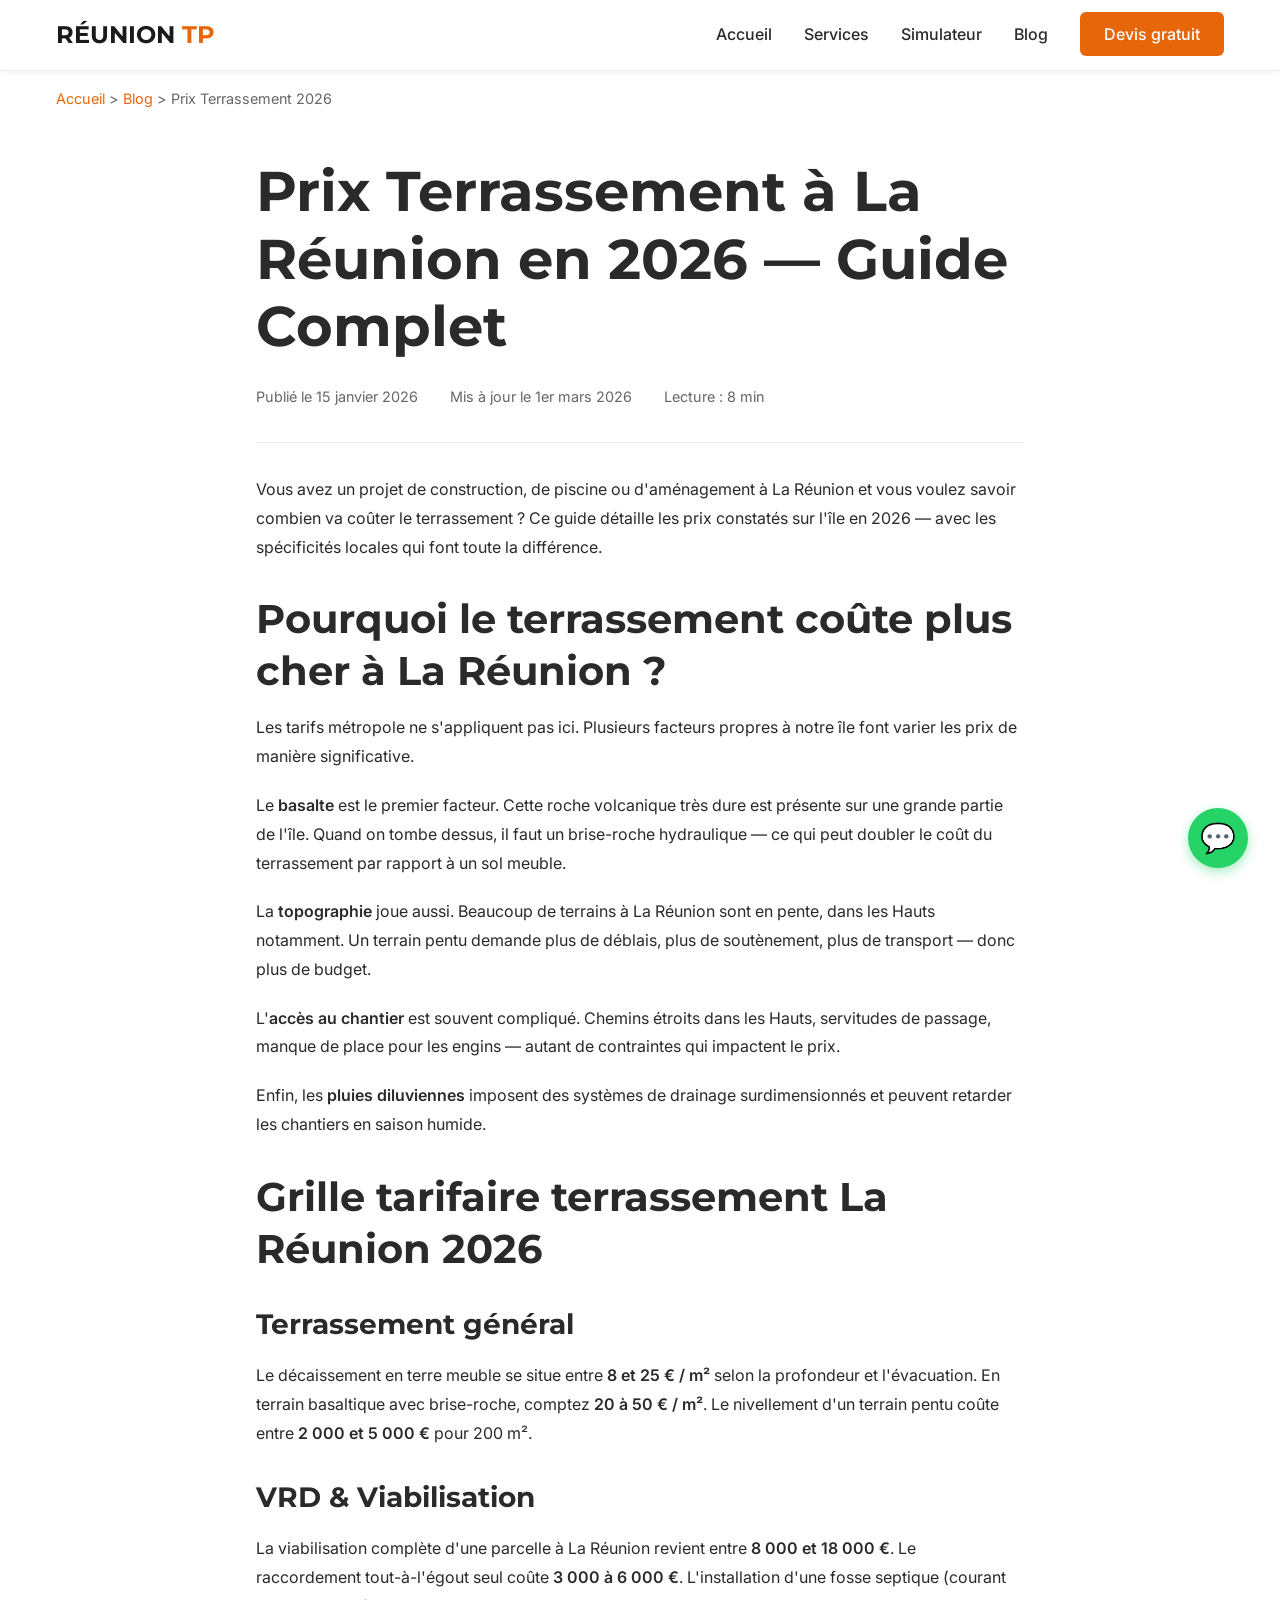
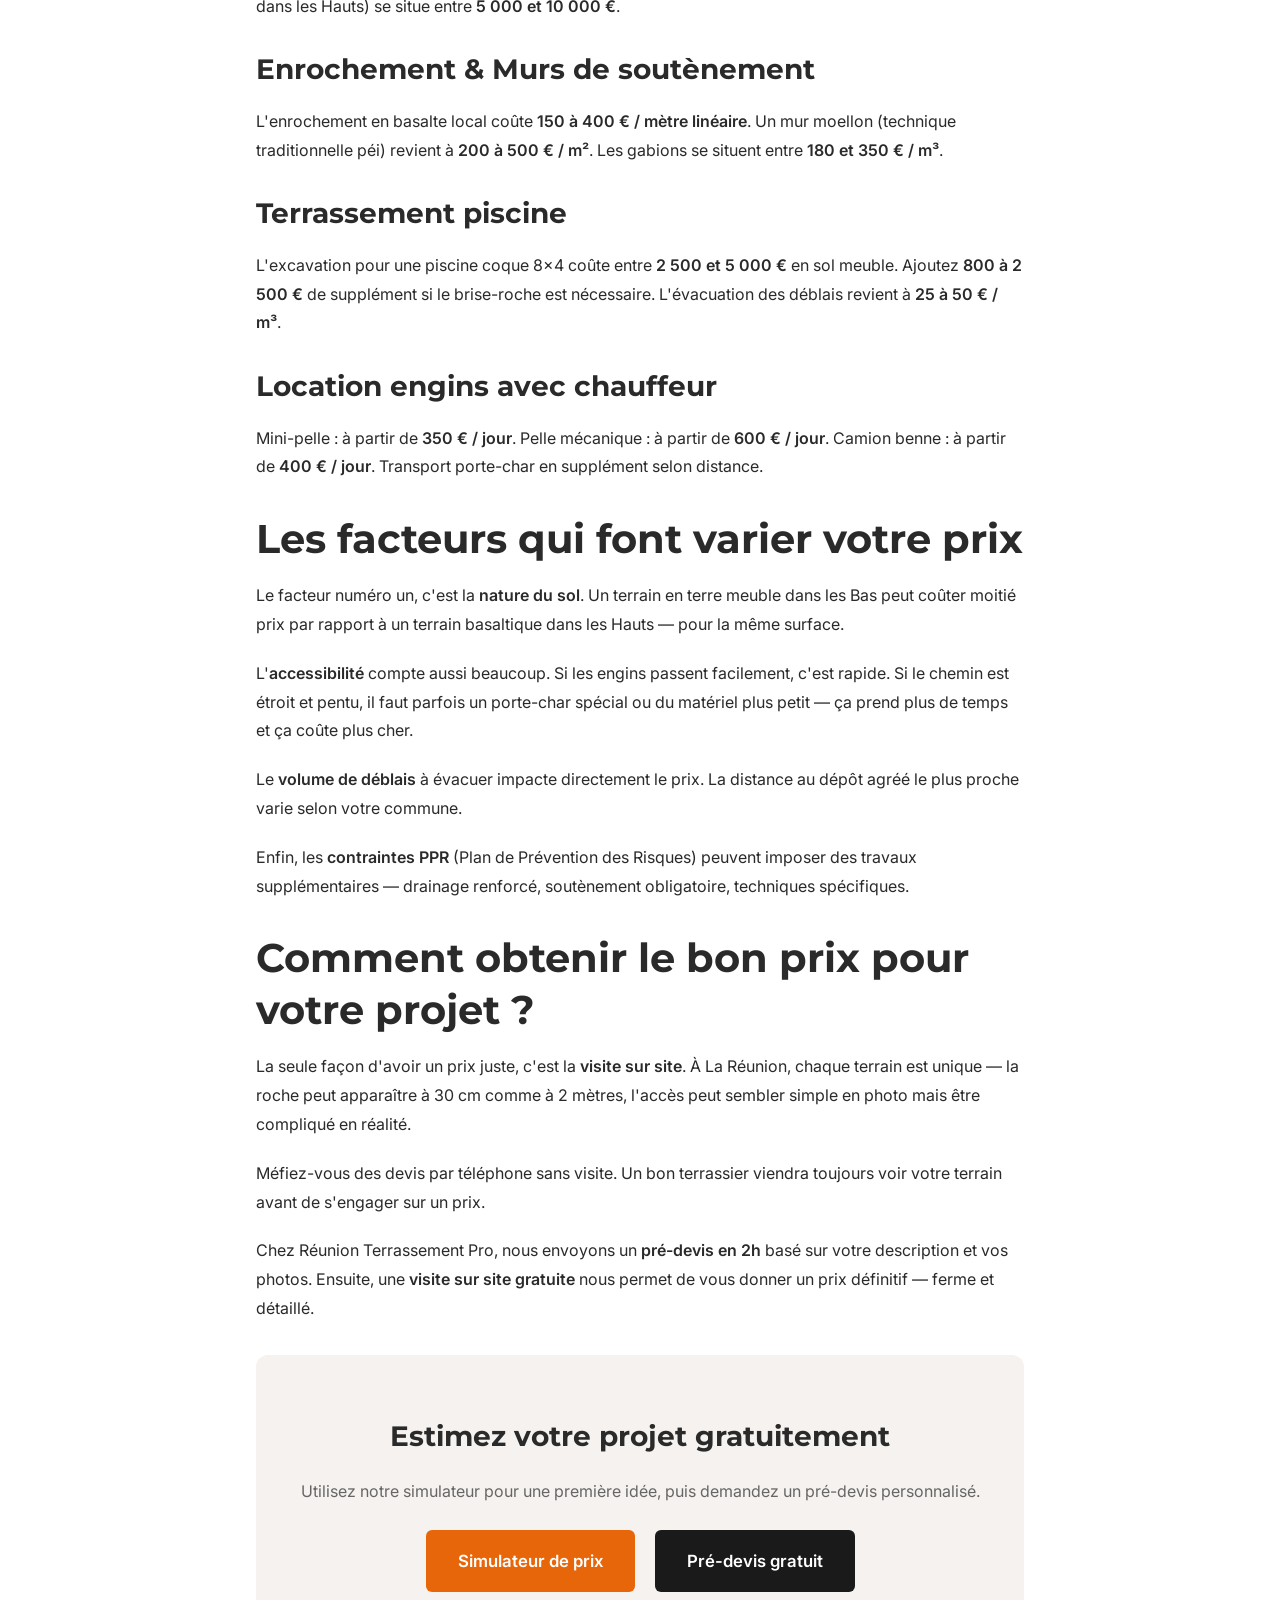
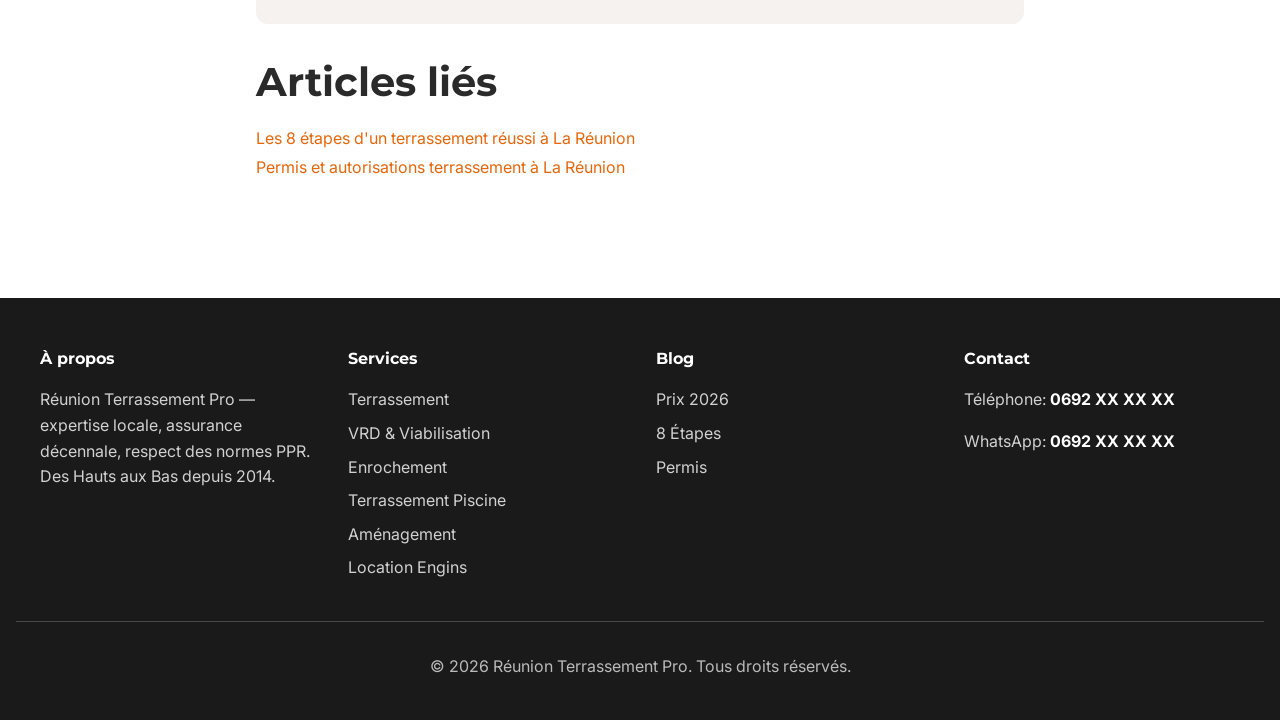
<file: blog/prix-terrassement-reunion.html>
<!DOCTYPE html>
<html lang="fr">
<head>
  <meta charset="UTF-8">
  <meta name="viewport" content="width=device-width, initial-scale=1.0">
  <title>Prix Terrassement à La Réunion en 2026 — Guide Complet Tarifs 974</title>
  <meta name="description" content="Combien coûte un terrassement à La Réunion en 2026 ? Guide complet des prix : décaissement, VRD, piscine, enrochement. Tarifs spécifiques 974 avec basalte.">
  <meta name="keywords" content="prix terrassement réunion, tarif terrassement 974, coût décaissement, prix VRD réunion">
  <link rel="canonical" href="https://reunion-terrassement-pro.re/blog/prix-terrassement-reunion.html">
  <link href="https://fonts.googleapis.com/css2?family=Inter:wght@400;500;600;700&family=Montserrat:wght@600;700&display=swap" rel="stylesheet">
  <link rel="stylesheet" href="../styles.css">

  <script type="application/ld+json">
  {
    "@context": "https://schema.org",
    "@type": "Article",
    "headline": "Prix Terrassement à La Réunion en 2026 — Guide Complet",
    "datePublished": "2026-01-15",
    "dateModified": "2026-03-01",
    "author": { "@type": "Organization", "name": "Réunion Terrassement Pro" },
    "publisher": { "@type": "Organization", "name": "Réunion Terrassement Pro" }
  }
  </script>
</head>
<body>
  <nav>
    <div class="nav-container">
      <a href="../index.html" class="logo">RÉUNION <span>TP</span></a>
      <ul class="nav-links">
        <li><a href="../index.html">Accueil</a></li>
        <li class="dropdown">
          <a href="#">Services</a>
          <div class="dropdown-content">
            <a href="../terrassement.html">Terrassement</a>
            <a href="../vrd-viabilisation.html">VRD & Viabilisation</a>
            <a href="../enrochement-moellonnage.html">Enrochement & Moellonnage</a>
            <a href="../piscine.html">Terrassement Piscine</a>
            <a href="../amenagement-exterieur.html">Aménagement Extérieur</a>
            <a href="../location-engins.html">Location Engins</a>
          </div>
        </li>
        <li><a href="../simulateur-prix.html">Simulateur</a></li>
        <li><a href="prix-terrassement-reunion.html">Blog</a></li>
        <li><a href="../devis.html" class="cta-button">Devis gratuit</a></li>
      </ul>
      <div class="hamburger"><span></span><span></span><span></span></div>
    </div>
  </nav>

  <div class="breadcrumb">
    <a href="../index.html">Accueil</a> > <a href="prix-terrassement-reunion.html">Blog</a> > Prix Terrassement 2026
  </div>

  <article class="article-content">
    <h1>Prix Terrassement à La Réunion en 2026 — Guide Complet</h1>

    <div class="article-meta">
      <span>Publié le 15 janvier 2026</span>
      <span>Mis à jour le 1er mars 2026</span>
      <span>Lecture : 8 min</span>
    </div>

    <p>Vous avez un projet de construction, de piscine ou d'aménagement à La Réunion et vous voulez savoir combien va coûter le terrassement ? Ce guide détaille les prix constatés sur l'île en 2026 — avec les spécificités locales qui font toute la différence.</p>

    <h2>Pourquoi le terrassement coûte plus cher à La Réunion ?</h2>

    <p>Les tarifs métropole ne s'appliquent pas ici. Plusieurs facteurs propres à notre île font varier les prix de manière significative.</p>

    <p>Le <strong>basalte</strong> est le premier facteur. Cette roche volcanique très dure est présente sur une grande partie de l'île. Quand on tombe dessus, il faut un brise-roche hydraulique — ce qui peut doubler le coût du terrassement par rapport à un sol meuble.</p>

    <p>La <strong>topographie</strong> joue aussi. Beaucoup de terrains à La Réunion sont en pente, dans les Hauts notamment. Un terrain pentu demande plus de déblais, plus de soutènement, plus de transport — donc plus de budget.</p>

    <p>L'<strong>accès au chantier</strong> est souvent compliqué. Chemins étroits dans les Hauts, servitudes de passage, manque de place pour les engins — autant de contraintes qui impactent le prix.</p>

    <p>Enfin, les <strong>pluies diluviennes</strong> imposent des systèmes de drainage surdimensionnés et peuvent retarder les chantiers en saison humide.</p>

    <h2>Grille tarifaire terrassement La Réunion 2026</h2>

    <h3>Terrassement général</h3>
    <p>Le décaissement en terre meuble se situe entre <strong>8 et 25 € / m²</strong> selon la profondeur et l'évacuation. En terrain basaltique avec brise-roche, comptez <strong>20 à 50 € / m²</strong>. Le nivellement d'un terrain pentu coûte entre <strong>2 000 et 5 000 €</strong> pour 200 m².</p>

    <h3>VRD & Viabilisation</h3>
    <p>La viabilisation complète d'une parcelle à La Réunion revient entre <strong>8 000 et 18 000 €</strong>. Le raccordement tout-à-l'égout seul coûte <strong>3 000 à 6 000 €</strong>. L'installation d'une fosse septique (courant dans les Hauts) se situe entre <strong>5 000 et 10 000 €</strong>.</p>

    <h3>Enrochement & Murs de soutènement</h3>
    <p>L'enrochement en basalte local coûte <strong>150 à 400 € / mètre linéaire</strong>. Un mur moellon (technique traditionnelle péi) revient à <strong>200 à 500 € / m²</strong>. Les gabions se situent entre <strong>180 et 350 € / m³</strong>.</p>

    <h3>Terrassement piscine</h3>
    <p>L'excavation pour une piscine coque 8x4 coûte entre <strong>2 500 et 5 000 €</strong> en sol meuble. Ajoutez <strong>800 à 2 500 €</strong> de supplément si le brise-roche est nécessaire. L'évacuation des déblais revient à <strong>25 à 50 € / m³</strong>.</p>

    <h3>Location engins avec chauffeur</h3>
    <p>Mini-pelle : à partir de <strong>350 € / jour</strong>. Pelle mécanique : à partir de <strong>600 € / jour</strong>. Camion benne : à partir de <strong>400 € / jour</strong>. Transport porte-char en supplément selon distance.</p>

    <h2>Les facteurs qui font varier votre prix</h2>

    <p>Le facteur numéro un, c'est la <strong>nature du sol</strong>. Un terrain en terre meuble dans les Bas peut coûter moitié prix par rapport à un terrain basaltique dans les Hauts — pour la même surface.</p>

    <p>L'<strong>accessibilité</strong> compte aussi beaucoup. Si les engins passent facilement, c'est rapide. Si le chemin est étroit et pentu, il faut parfois un porte-char spécial ou du matériel plus petit — ça prend plus de temps et ça coûte plus cher.</p>

    <p>Le <strong>volume de déblais</strong> à évacuer impacte directement le prix. La distance au dépôt agréé le plus proche varie selon votre commune.</p>

    <p>Enfin, les <strong>contraintes PPR</strong> (Plan de Prévention des Risques) peuvent imposer des travaux supplémentaires — drainage renforcé, soutènement obligatoire, techniques spécifiques.</p>

    <h2>Comment obtenir le bon prix pour votre projet ?</h2>

    <p>La seule façon d'avoir un prix juste, c'est la <strong>visite sur site</strong>. À La Réunion, chaque terrain est unique — la roche peut apparaître à 30 cm comme à 2 mètres, l'accès peut sembler simple en photo mais être compliqué en réalité.</p>

    <p>Méfiez-vous des devis par téléphone sans visite. Un bon terrassier viendra toujours voir votre terrain avant de s'engager sur un prix.</p>

    <p>Chez Réunion Terrassement Pro, nous envoyons un <strong>pré-devis en 2h</strong> basé sur votre description et vos photos. Ensuite, une <strong>visite sur site gratuite</strong> nous permet de vous donner un prix définitif — ferme et détaillé.</p>

    <div style="background: var(--light-bg); padding: 2rem; border-radius: 12px; margin: 2rem 0; text-align: center;">
      <h3 style="margin-bottom: 1rem;">Estimez votre projet gratuitement</h3>
      <p style="color: var(--text-light); margin-bottom: 1.5rem;">Utilisez notre simulateur pour une première idée, puis demandez un pré-devis personnalisé.</p>
      <a href="../simulateur-prix.html" class="hero-cta" style="margin-right: 1rem;">Simulateur de prix</a>
      <a href="../devis.html" class="hero-cta" style="background: var(--dark-black);">Pré-devis gratuit</a>
    </div>

    <h2>Articles liés</h2>
    <p>
      <a href="etapes-terrassement-reunion.html">Les 8 étapes d'un terrassement réussi à La Réunion</a><br>
      <a href="permis-terrassement-reunion.html">Permis et autorisations terrassement à La Réunion</a>
    </p>
  </article>

  <a href="https://wa.me/269200000000?text=Bonjour%20RTP,%20j'ai%20lu%20votre%20article%20sur%20les%20prix..." class="whatsapp-btn">💬</a>

  <footer>
    <div class="footer-container">
      <div class="footer-section">
        <h4>À propos</h4>
        <p>Réunion Terrassement Pro — expertise locale, assurance décennale, respect des normes PPR. Des Hauts aux Bas depuis 2014.</p>
      </div>
      <div class="footer-section">
        <h4>Services</h4>
        <ul>
          <li><a href="../terrassement.html">Terrassement</a></li>
          <li><a href="../vrd-viabilisation.html">VRD & Viabilisation</a></li>
          <li><a href="../enrochement-moellonnage.html">Enrochement</a></li>
          <li><a href="../piscine.html">Terrassement Piscine</a></li>
          <li><a href="../amenagement-exterieur.html">Aménagement</a></li>
          <li><a href="../location-engins.html">Location Engins</a></li>
        </ul>
      </div>
      <div class="footer-section">
        <h4>Blog</h4>
        <ul>
          <li><a href="prix-terrassement-reunion.html">Prix 2026</a></li>
          <li><a href="etapes-terrassement-reunion.html">8 Étapes</a></li>
          <li><a href="permis-terrassement-reunion.html">Permis</a></li>
        </ul>
      </div>
      <div class="footer-section">
        <h4>Contact</h4>
        <p>Téléphone: <strong>0692 XX XX XX</strong></p>
        <p>WhatsApp: <strong>0692 XX XX XX</strong></p>
      </div>
    </div>
    <div class="footer-bottom">
      <p>&copy; 2026 Réunion Terrassement Pro. Tous droits réservés.</p>
    </div>
  </footer>

  <script>
    document.querySelector('.hamburger').addEventListener('click', function() {
      document.querySelector('.nav-links').classList.toggle('active');
    });
  </script>
</body>
</html>
</file>
<file: styles.css>
/* === RÉUNION TERRASSEMENT PRO - Global Styles === */

/* Variables */
:root {
  --primary-orange: #E8660A;
  --dark-black: #1A1A1A;
  --light-bg: #F5F2EF;
  --text-dark: #2A2A2A;
  --text-light: #666666;
  --border-light: #EEEEEE;
  --success-green: #10B981;
  --warning-orange: #F59E0B;
}

/* Reset & Base */
* {
  margin: 0;
  padding: 0;
  box-sizing: border-box;
}

html {
  scroll-behavior: smooth;
}

body {
  font-family: 'Inter', -apple-system, BlinkMacSystemFont, 'Segoe UI', sans-serif;
  color: var(--text-dark);
  background-color: #FFFFFF;
  line-height: 1.6;
}

h1, h2, h3, h4, h5, h6 {
  font-family: 'Montserrat', sans-serif;
  font-weight: 700;
  color: var(--text-dark);
}

h1 {
  font-size: clamp(2rem, 5vw, 3.5rem);
  line-height: 1.2;
  margin-bottom: 1.5rem;
}

h2 {
  font-size: clamp(1.75rem, 4vw, 2.5rem);
  line-height: 1.3;
  margin-bottom: 1.25rem;
}

h3 {
  font-size: clamp(1.25rem, 3vw, 1.75rem);
  margin-bottom: 1rem;
}

p {
  margin-bottom: 1rem;
  color: var(--text-dark);
}

a {
  color: var(--primary-orange);
  text-decoration: none;
  transition: color 0.3s ease;
}

a:hover {
  color: var(--dark-black);
}

img {
  max-width: 100%;
  height: auto;
  display: block;
}

/* Navigation */
nav {
  background: #FFFFFF;
  border-bottom: 1px solid var(--border-light);
  position: sticky;
  top: 0;
  z-index: 1000;
  box-shadow: 0 2px 8px rgba(0,0,0,0.05);
}

.nav-container {
  max-width: 1200px;
  margin: 0 auto;
  padding: 1rem;
  display: flex;
  justify-content: space-between;
  align-items: center;
}

.logo {
  font-family: 'Montserrat', sans-serif;
  font-size: 1.5rem;
  font-weight: 700;
  color: var(--dark-black);
  text-decoration: none;
}

.logo:hover {
  color: var(--dark-black);
}

.logo span {
  color: var(--primary-orange);
}

.nav-links {
  display: flex;
  gap: 2rem;
  list-style: none;
}

.nav-links a {
  color: var(--text-dark);
  font-weight: 500;
  transition: color 0.3s ease;
}

.nav-links a:hover {
  color: var(--primary-orange);
}

.cta-button {
  background: var(--primary-orange);
  color: #FFFFFF !important;
  padding: 0.75rem 1.5rem;
  border-radius: 6px;
  font-weight: 600;
  transition: background 0.3s ease;
}

.cta-button:hover {
  background: var(--dark-black);
  color: #FFFFFF !important;
}

.dropdown {
  position: relative;
  display: inline-block;
}

.dropdown-content {
  display: none;
  position: absolute;
  background-color: #FFFFFF;
  min-width: 200px;
  box-shadow: 0 8px 16px rgba(0,0,0,0.1);
  z-index: 1;
  border-radius: 6px;
  top: 100%;
  left: 0;
  border: 1px solid var(--border-light);
}

.dropdown-content a {
  color: var(--text-dark);
  padding: 0.75rem 1.5rem;
  text-decoration: none;
  display: block;
  transition: background 0.2s ease;
}

.dropdown-content a:hover {
  background-color: var(--light-bg);
}

.dropdown:hover .dropdown-content {
  display: block;
}

.hamburger {
  display: none;
  flex-direction: column;
  cursor: pointer;
}

.hamburger span {
  width: 25px;
  height: 3px;
  background: var(--text-dark);
  margin: 5px 0;
  border-radius: 3px;
  transition: 0.3s;
}

/* Mobile Navigation — Modern Design */
@media (max-width: 768px) {
  nav {
    background: rgba(255, 255, 255, 0.95);
    backdrop-filter: blur(12px);
    -webkit-backdrop-filter: blur(12px);
    border-bottom: none;
    box-shadow: 0 1px 12px rgba(0,0,0,0.08);
  }

  nav::before {
    content: '';
    position: absolute;
    top: 0;
    left: 0;
    right: 0;
    height: 3px;
    background: linear-gradient(90deg, var(--primary-orange), #F59E0B, var(--primary-orange));
  }

  .nav-container {
    padding: 0.85rem 1.25rem;
    position: relative;
  }

  .logo {
    font-size: 1.3rem;
    letter-spacing: -0.5px;
    position: relative;
  }

  .logo::after {
    content: '';
    position: absolute;
    bottom: -4px;
    left: 0;
    width: 100%;
    height: 2px;
    background: var(--primary-orange);
    border-radius: 1px;
    opacity: 0.4;
  }

  .hamburger {
    display: flex;
    width: 36px;
    height: 36px;
    align-items: center;
    justify-content: center;
    border-radius: 8px;
    background: var(--light-bg);
    transition: background 0.2s ease;
  }

  .hamburger:active {
    background: var(--primary-orange);
  }

  .hamburger:active span {
    background: #FFFFFF;
  }

  .hamburger span {
    width: 20px;
    height: 2px;
    background: var(--dark-black);
    margin: 3px 0;
    border-radius: 2px;
    transition: 0.3s;
  }

  .nav-links {
    display: none;
    position: absolute;
    top: calc(100% + 3px);
    left: 0.75rem;
    right: 0.75rem;
    flex-direction: column;
    background: #FFFFFF;
    gap: 0;
    padding: 0.5rem;
    box-shadow: 0 12px 32px rgba(0,0,0,0.15);
    border-radius: 12px;
    border: 1px solid rgba(0,0,0,0.06);
  }

  .nav-links.active {
    display: flex;
  }

  .nav-links li {
    border-bottom: none;
  }

  .nav-links li:last-child {
    padding: 0.5rem;
  }

  .nav-links a {
    padding: 0.8rem 1rem;
    display: block;
    font-size: 0.95rem;
    border-radius: 8px;
    transition: background 0.2s ease;
  }

  .nav-links a:hover,
  .nav-links a:active {
    background: var(--light-bg);
    color: var(--primary-orange);
  }

  .nav-links .cta-button {
    display: block;
    text-align: center;
    margin: 0;
    padding: 0.85rem 1.25rem;
    border-radius: 8px;
    font-size: 0.95rem;
    background: var(--primary-orange);
    color: #FFFFFF !important;
  }
}

/* Hero Section */
.hero {
  background: linear-gradient(rgba(26, 26, 26, 0.55), rgba(26, 26, 26, 0.65)),
              url('https://images.unsplash.com/photo-1748848436533-f7583dce22b6?w=1400&h=800&fit=crop') center/cover;
  color: #FFFFFF;
  padding: clamp(4rem, 12vh, 8rem) 1rem clamp(3rem, 8vh, 5rem);
  text-align: left;
  position: relative;
  min-height: 600px;
  display: flex;
  align-items: center;
}

.hero-content {
  max-width: 1200px;
  margin: 0 auto;
  width: 100%;
  z-index: 10;
}

.hero-badge {
  display: inline-block;
  background: rgba(26, 26, 26, 0.7);
  border: 1px solid rgba(232, 102, 10, 0.5);
  color: var(--primary-orange);
  padding: 0.5rem 1.25rem;
  border-radius: 50px;
  font-size: 0.9rem;
  font-weight: 600;
  margin-bottom: 1.5rem;
  backdrop-filter: blur(4px);
}

.hero h1 {
  color: #FFFFFF;
  font-size: clamp(2.2rem, 5.5vw, 4rem);
  margin-bottom: 1.25rem;
  line-height: 1.15;
}

.hero h1 .text-orange {
  color: var(--primary-orange);
}

.hero p {
  color: rgba(255, 255, 255, 0.85);
  font-size: 1.15rem;
  margin-bottom: 2rem;
  max-width: 650px;
  line-height: 1.7;
}

.hero-buttons {
  display: flex;
  flex-wrap: wrap;
  gap: 1rem;
  margin-bottom: 1.25rem;
}

.hero-cta {
  background: var(--primary-orange);
  color: #FFFFFF;
  padding: 1rem 2rem;
  border-radius: 6px;
  font-weight: 600;
  font-size: 1.05rem;
  transition: background 0.3s ease, transform 0.2s ease;
  display: inline-block;
  text-align: center;
}

.hero-cta:hover {
  background: var(--dark-black);
  color: #FFFFFF;
  transform: translateY(-2px);
}

/* Secondary contact links */
.hero-secondary {
  display: flex;
  align-items: center;
  gap: 1rem;
  margin-bottom: 2.5rem;
}

.hero-link {
  color: rgba(255, 255, 255, 0.85);
  font-size: 0.95rem;
  font-weight: 500;
  transition: color 0.2s ease;
  text-decoration: none;
}

.hero-link:hover {
  color: #FFFFFF;
}

.hero-link-whatsapp:hover {
  color: #25D366;
}

.hero-link-sep {
  color: rgba(255, 255, 255, 0.3);
  font-size: 0.9rem;
}

/* Hero Stats */
.hero-stats {
  display: flex;
  gap: 3rem;
  padding-top: 2rem;
  border-top: 1px solid rgba(255, 255, 255, 0.2);
}

.hero-stat {
  display: flex;
  flex-direction: column;
  gap: 0.25rem;
}

.hero-stat-number {
  font-family: 'Montserrat', sans-serif;
  font-size: 2rem;
  font-weight: 700;
  color: var(--primary-orange);
}

.hero-stat-label {
  font-size: 0.85rem;
  color: rgba(255, 255, 255, 0.7);
}

@media (max-width: 768px) {
  .hero {
    min-height: auto;
    padding: 3rem 1rem 2rem;
  }

  .hero h1 {
    font-size: 1.8rem;
  }

  .hero-buttons {
    margin-bottom: 1rem;
  }

  .hero-cta {
    text-align: center;
    width: 100%;
    padding: 1rem;
  }

  .hero-secondary {
    margin-bottom: 2rem;
    gap: 0.75rem;
  }

  .hero-link {
    font-size: 0.9rem;
  }

  .hero-stats {
    gap: 1.5rem;
  }

  .hero-stat-number {
    font-size: 1.5rem;
  }
}

/* Trust Bar */
.trust-bar {
  background: var(--light-bg);
  padding: 2rem 1rem;
  border-bottom: 1px solid var(--border-light);
}

.trust-container {
  max-width: 1200px;
  margin: 0 auto;
  display: grid;
  grid-template-columns: repeat(auto-fit, minmax(250px, 1fr));
  gap: 2rem;
  text-align: center;
}

.trust-item {
  display: flex;
  flex-direction: column;
  align-items: center;
  gap: 0.75rem;
}

.trust-icon {
  font-size: 2rem;
}

.trust-item h4 {
  margin: 0;
  font-size: 1.1rem;
}

.trust-item p {
  margin: 0;
  color: var(--text-light);
  font-size: 0.9rem;
}

/* Main Content */
.main-container {
  max-width: 1200px;
  margin: 0 auto;
  padding: 2rem 1rem;
}

/* Section */
section {
  margin-bottom: 4rem;
}

.section-header {
  text-align: center;
  margin-bottom: 3rem;
}

.section-header h2 {
  position: relative;
  display: inline-block;
  padding-bottom: 1rem;
}

.section-header h2::after {
  content: '';
  position: absolute;
  bottom: 0;
  left: 50%;
  transform: translateX(-50%);
  width: 60px;
  height: 4px;
  background: var(--primary-orange);
  border-radius: 2px;
}

/* Cards Grid */
.cards-grid {
  display: grid;
  grid-template-columns: repeat(auto-fit, minmax(280px, 1fr));
  gap: 2rem;
  margin-bottom: 3rem;
}

.service-card {
  background: #FFFFFF;
  border: 1px solid var(--border-light);
  border-radius: 12px;
  overflow: hidden;
  transition: transform 0.3s ease, box-shadow 0.3s ease;
  display: flex;
  flex-direction: column;
}

.service-card:hover {
  transform: translateY(-8px);
  box-shadow: 0 12px 24px rgba(0,0,0,0.1);
}

.service-card-image {
  width: 100%;
  height: 200px;
  object-fit: cover;
  background: var(--light-bg);
}

.service-card-content {
  padding: 2rem;
  flex-grow: 1;
  display: flex;
  flex-direction: column;
}

.service-card h3 {
  margin-bottom: 1rem;
}

.service-card p {
  color: var(--text-light);
  margin-bottom: 1.5rem;
  flex-grow: 1;
}

.service-card a {
  color: var(--primary-orange);
  font-weight: 600;
  transition: color 0.3s ease;
  align-self: flex-start;
}

.service-card a:hover {
  color: var(--dark-black);
}

/* Why Us Section */
.why-us {
  background: var(--light-bg);
  padding: 3rem 1rem;
  margin: 3rem 0;
  border-radius: 12px;
}

.why-us-grid {
  display: grid;
  grid-template-columns: 1fr 1fr;
  gap: 3rem;
  align-items: center;
}

.why-us-image-wrapper {
  position: relative;
}

.why-us-image {
  width: 100%;
  height: 500px;
  border-radius: 12px;
  object-fit: cover;
}

.why-us-image-badge {
  position: absolute;
  bottom: 1.5rem;
  left: 1.5rem;
  background: var(--primary-orange);
  color: #FFFFFF;
  padding: 0.6rem 1.25rem;
  border-radius: 6px;
  font-weight: 600;
  font-size: 0.95rem;
}

.why-us-content h3 {
  color: var(--primary-orange);
  font-size: 0.9rem;
  text-transform: uppercase;
  letter-spacing: 1px;
  margin-bottom: 0.5rem;
}

.why-us-content h2 {
  margin-bottom: 1.5rem;
}

.why-us-list {
  list-style: none;
  margin-bottom: 2rem;
}

.why-us-list li {
  padding: 0.75rem 0;
  padding-left: 2rem;
  position: relative;
  color: var(--text-dark);
  font-weight: 500;
}

.why-us-list li::before {
  content: '✓';
  position: absolute;
  left: 0;
  color: var(--primary-orange);
  font-weight: 700;
  font-size: 1.2rem;
}

.why-us-list li {
  line-height: 1.5;
}

.why-us-reverse .why-us-grid {
  grid-template-columns: 1fr 1fr;
}

@media (max-width: 768px) {
  .why-us-grid {
    grid-template-columns: 1fr;
    gap: 2rem;
  }

  .why-us-reverse .why-us-grid {
    grid-template-columns: 1fr;
  }

  .why-us-image {
    height: 280px;
  }

  .why-us {
    padding: 2rem 1rem;
    margin: 2rem 0;
  }

  .why-us-content h2 {
    font-size: 1.35rem;
  }

  .why-us-list li {
    font-size: 0.9rem;
    padding: 0.6rem 0;
    padding-left: 1.75rem;
  }

  .why-us-image-badge {
    bottom: 1rem;
    left: 1rem;
    font-size: 0.85rem;
    padding: 0.5rem 1rem;
  }
}

/* Testimonials */
.testimonials {
  margin: 4rem 0;
}

.testimonials-grid {
  display: grid;
  grid-template-columns: repeat(auto-fit, minmax(280px, 1fr));
  gap: 2rem;
}

.testimonial-card {
  background: #FFFFFF;
  border: 1px solid var(--border-light);
  padding: 2rem;
  border-radius: 12px;
}

.stars {
  color: #FCD34D;
  font-size: 1.1rem;
  margin-bottom: 1rem;
}

.testimonial-card p {
  color: var(--text-light);
  margin-bottom: 1rem;
  font-style: italic;
}

.testimonial-author {
  font-weight: 600;
  color: var(--text-dark);
}

.testimonial-role {
  color: var(--text-light);
  font-size: 0.9rem;
}

/* CTA Band */
.cta-band {
  background: var(--dark-black);
  color: #FFFFFF;
  padding: 3rem 1rem;
  text-align: center;
  border-radius: 12px;
  margin: 3rem 0;
}

.cta-band h2 {
  color: #FFFFFF;
  margin-bottom: 1rem;
}

.cta-band p {
  color: rgba(255,255,255,0.9);
  margin-bottom: 2rem;
}

.cta-band .hero-cta {
  background: var(--primary-orange);
}

/* Footer */
footer {
  background: var(--dark-black);
  color: rgba(255,255,255,0.9);
  padding: 3rem 1rem 1.5rem;
  margin-top: 4rem;
}

.footer-container {
  max-width: 1200px;
  margin: 0 auto;
  display: grid;
  grid-template-columns: repeat(auto-fit, minmax(250px, 1fr));
  gap: 2rem;
  margin-bottom: 2rem;
}

.footer-section h4 {
  color: #FFFFFF;
  margin-bottom: 1rem;
  font-family: 'Montserrat', sans-serif;
}

.footer-section p {
  color: rgba(255,255,255,0.8) !important;
}

footer p {
  color: rgba(255,255,255,0.8) !important;
}

footer strong {
  color: #FFFFFF;
}

.footer-section ul {
  list-style: none;
}

.footer-section ul li {
  margin-bottom: 0.5rem;
}

.footer-section a {
  color: rgba(255,255,255,0.8);
  transition: color 0.3s ease;
}

.footer-section a:hover {
  color: var(--primary-orange);
}

.footer-bottom {
  border-top: 1px solid rgba(255,255,255,0.2);
  padding-top: 2rem;
  text-align: center;
  color: rgba(255,255,255,0.7);
}

.footer-bottom p {
  color: rgba(255,255,255,0.7) !important;
}

/* Forms */
.form-container {
  background: var(--light-bg);
  padding: 2rem;
  border-radius: 12px;
  max-width: 600px;
  margin: 2rem auto;
}

form {
  display: flex;
  flex-direction: column;
  gap: 1.5rem;
}

.form-group {
  display: flex;
  flex-direction: column;
}

label {
  font-weight: 600;
  margin-bottom: 0.5rem;
  color: var(--text-dark);
}

input, textarea, select {
  padding: 0.75rem;
  border: 1px solid var(--border-light);
  border-radius: 6px;
  font-family: 'Inter', sans-serif;
  font-size: 1rem;
  color: var(--text-dark);
  transition: border-color 0.3s ease;
}

input:focus, textarea:focus, select:focus {
  outline: none;
  border-color: var(--primary-orange);
  box-shadow: 0 0 0 3px rgba(232, 102, 10, 0.1);
}

textarea {
  resize: vertical;
  min-height: 120px;
}

.form-row {
  display: grid;
  grid-template-columns: 1fr 1fr;
  gap: 1rem;
}

@media (max-width: 768px) {
  .form-row {
    grid-template-columns: 1fr;
  }
}

.submit-btn {
  background: var(--primary-orange);
  color: #FFFFFF;
  padding: 1rem;
  border: none;
  border-radius: 6px;
  font-weight: 600;
  font-size: 1rem;
  cursor: pointer;
  transition: background 0.3s ease;
}

.submit-btn:hover {
  background: var(--dark-black);
}

/* Breadcrumb */
.breadcrumb {
  max-width: 1200px;
  margin: 0 auto;
  padding: 1rem;
  font-size: 0.9rem;
  color: var(--text-light);
}

.breadcrumb a {
  color: var(--primary-orange);
}

.breadcrumb a:hover {
  color: var(--dark-black);
}

/* Pricing Table */
/* Pricing Table Wrapper — enables horizontal scroll on mobile */
.pricing-table-wrapper {
  width: 100%;
  overflow-x: auto;
  -webkit-overflow-scrolling: touch;
  margin: 2rem 0;
  border-radius: 8px;
  box-shadow: 0 2px 8px rgba(0,0,0,0.05);
}

.pricing-table {
  width: 100%;
  border-collapse: collapse;
  margin: 2rem 0;
  border-radius: 8px;
  overflow: hidden;
  box-shadow: 0 2px 8px rgba(0,0,0,0.05);
}

.pricing-table th {
  background: var(--dark-black);
  color: #FFFFFF;
  padding: 1rem;
  text-align: left;
  font-weight: 600;
  white-space: nowrap;
}

.pricing-table td {
  padding: 1rem;
  border-bottom: 1px solid var(--border-light);
}

.pricing-table tr:hover {
  background: var(--light-bg);
}

@media (max-width: 768px) {
  /* Scrollable table container on mobile */
  .pricing-table {
    display: block;
    overflow-x: auto;
    -webkit-overflow-scrolling: touch;
    margin: 1rem 0;
    border-radius: 8px;
    box-shadow: 0 1px 4px rgba(0,0,0,0.08);
    font-size: 0.85rem;
    position: relative;
  }

  .pricing-table th {
    padding: 0.7rem 0.6rem;
    font-size: 0.78rem;
    white-space: nowrap;
  }

  .pricing-table td {
    padding: 0.7rem 0.6rem;
    font-size: 0.85rem;
    white-space: nowrap;
  }

  .pricing-table tr:hover {
    background: transparent;
  }
}

/* FAQ */
.faq-item {
  margin-bottom: 1.5rem;
  border: 1px solid var(--border-light);
  border-radius: 8px;
  overflow: hidden;
}

.faq-question {
  background: var(--light-bg);
  padding: 1.5rem;
  cursor: pointer;
  display: flex;
  justify-content: space-between;
  align-items: center;
  font-weight: 600;
  transition: background 0.3s ease;
}

.faq-question:hover {
  background: #E8E5E0;
}

.faq-answer {
  display: none;
  padding: 1.5rem;
  color: var(--text-light);
  background: #FFFFFF;
}

.faq-answer.active {
  display: block;
}

.faq-toggle {
  font-size: 1.5rem;
  transition: transform 0.3s ease;
}

.faq-question.active .faq-toggle {
  transform: rotate(180deg);
}

/* WhatsApp Button */
.whatsapp-btn {
  position: fixed;
  bottom: 2rem;
  right: 2rem;
  width: 60px;
  height: 60px;
  background: #25D366;
  border-radius: 50%;
  display: flex;
  align-items: center;
  justify-content: center;
  color: #FFFFFF;
  font-size: 1.8rem;
  text-decoration: none;
  box-shadow: 0 4px 12px rgba(37, 211, 102, 0.4);
  transition: transform 0.3s ease, box-shadow 0.3s ease;
  z-index: 999;
}

.whatsapp-btn:hover {
  transform: scale(1.1);
  box-shadow: 0 6px 16px rgba(37, 211, 102, 0.6);
  color: #FFFFFF;
}

@media (max-width: 768px) {
  .whatsapp-btn {
    bottom: 1rem;
    right: 1rem;
    width: 50px;
    height: 50px;
    font-size: 1.4rem;
  }
}

/* Utilities */
.text-center {
  text-align: center;
}

.text-orange {
  color: var(--primary-orange);
}

.text-light {
  color: var(--text-light);
}

.mb-1 { margin-bottom: 1rem; }
.mb-2 { margin-bottom: 2rem; }
.mb-3 { margin-bottom: 3rem; }

.mt-1 { margin-top: 1rem; }
.mt-2 { margin-top: 2rem; }
.mt-3 { margin-top: 3rem; }

.py-1 { padding: 1rem 0; }
.py-2 { padding: 2rem 0; }
.py-3 { padding: 3rem 0; }

/* Responsive */
@media (max-width: 768px) {
  .main-container {
    padding: 1.5rem 1rem;
  }

  h1 {
    font-size: 1.75rem;
  }

  h2 {
    font-size: 1.5rem;
  }

  section {
    margin-bottom: 2.5rem;
  }

  .cards-grid {
    gap: 1.5rem;
  }

  .trust-container {
    gap: 1.5rem;
  }

  .footer-container {
    gap: 1.5rem;
  }
}

/* Article Content */
.article-content {
  max-width: 800px;
  margin: 0 auto;
  padding: 2rem 1rem;
  line-height: 1.8;
}

.article-content h2 {
  margin-top: 2rem;
  margin-bottom: 1rem;
}

.article-content h3 {
  margin-top: 1.5rem;
  margin-bottom: 0.75rem;
}

.article-content p {
  margin-bottom: 1.25rem;
  color: var(--text-dark);
}

.article-content ul, .article-content ol {
  margin: 1.5rem 0 1.5rem 2rem;
  color: var(--text-light);
}

.article-content li {
  margin-bottom: 0.75rem;
}

.article-content strong {
  color: var(--text-dark);
  font-weight: 600;
}

.article-meta {
  display: flex;
  gap: 2rem;
  margin-bottom: 2rem;
  padding-bottom: 2rem;
  border-bottom: 1px solid var(--border-light);
  color: var(--text-light);
  font-size: 0.9rem;
}

/* Pricing Calculator */
.calculator-container {
  max-width: 800px;
  margin: 2rem auto;
  background: var(--light-bg);
  padding: 2rem;
  border-radius: 12px;
}

.calculator-group {
  margin-bottom: 2rem;
}

.calculator-group label {
  display: block;
  font-weight: 600;
  margin-bottom: 0.75rem;
  color: var(--text-dark);
}

.calculator-group select, .calculator-group input {
  width: 100%;
  padding: 0.75rem;
  border: 1px solid var(--border-light);
  border-radius: 6px;
  font-size: 1rem;
}

.calculator-result {
  background: #FFFFFF;
  padding: 2rem;
  border-radius: 8px;
  text-align: center;
  margin: 2rem 0;
  border: 2px solid var(--primary-orange);
}

.calculator-result .price {
  font-size: 2.5rem;
  color: var(--primary-orange);
  font-weight: 700;
  margin: 1rem 0;
}

.calculator-result p {
  color: var(--text-light);
  margin-bottom: 1.5rem;
}
</file>
